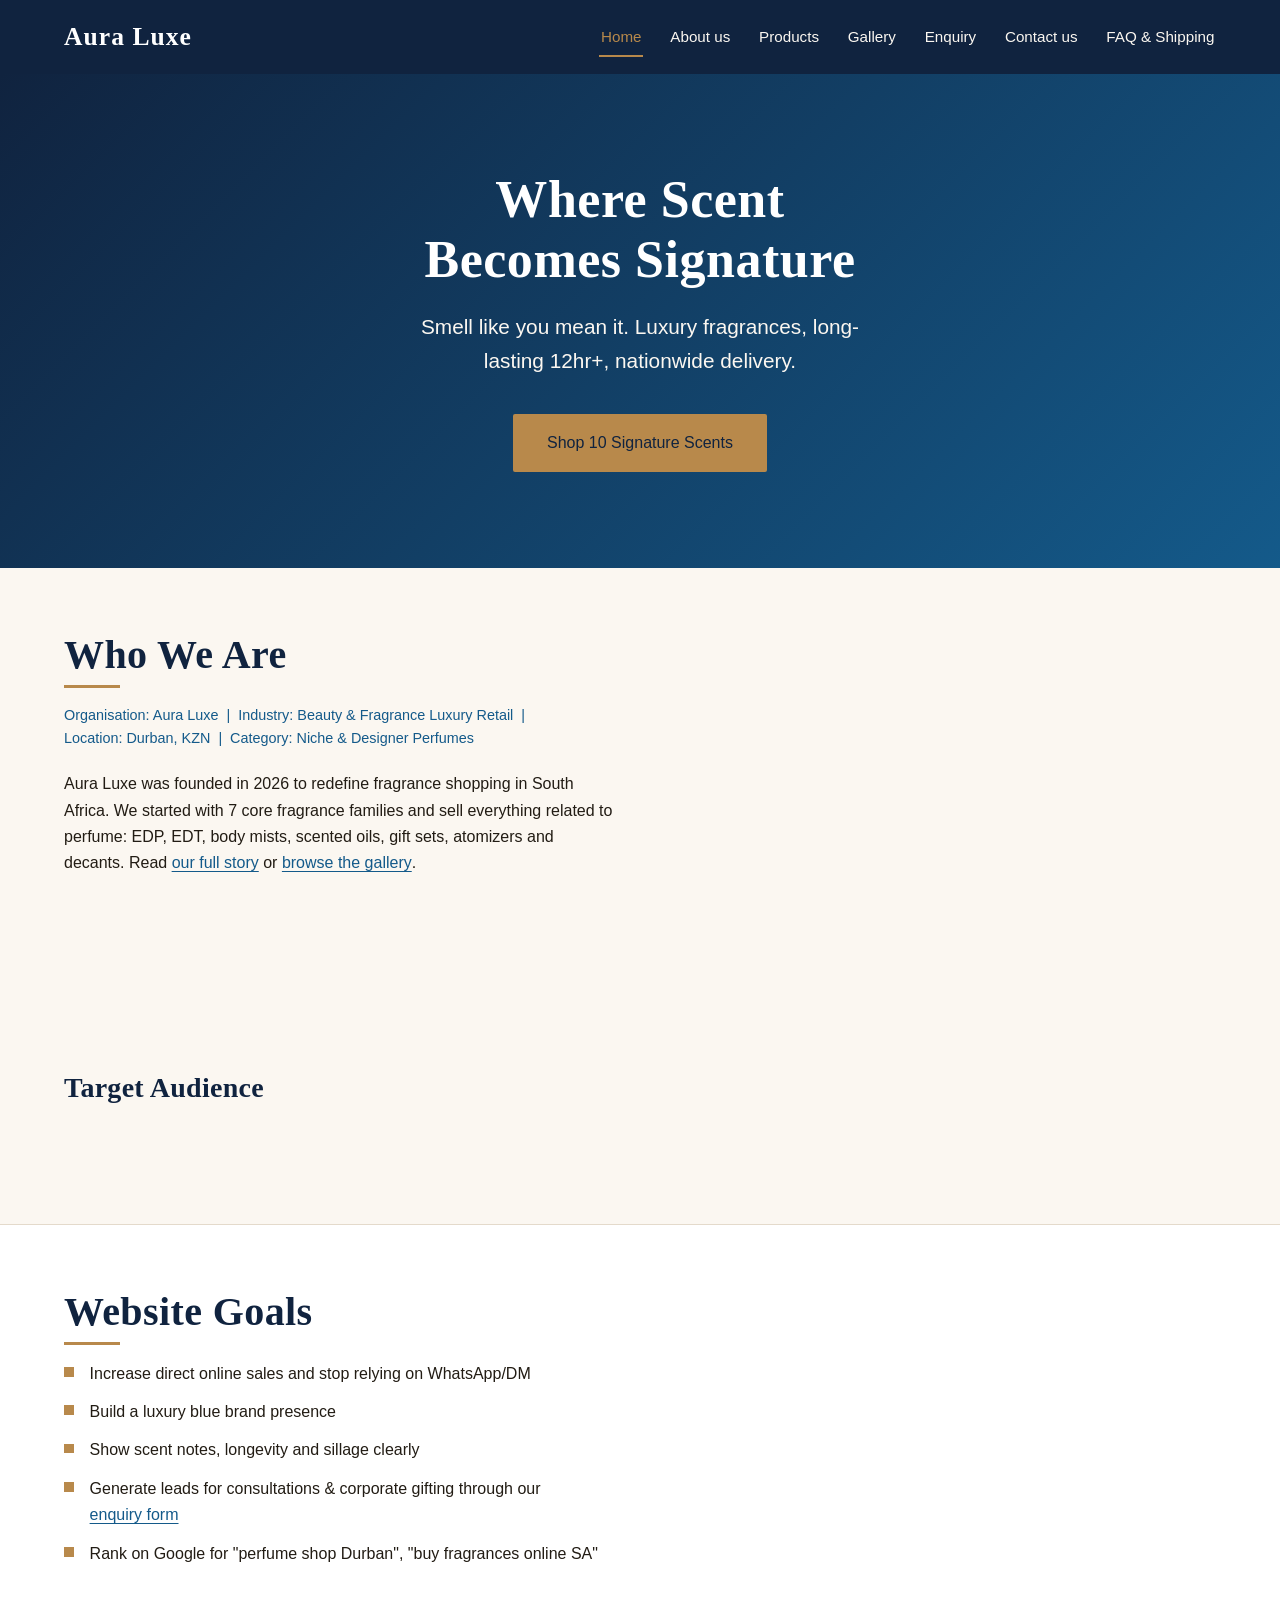
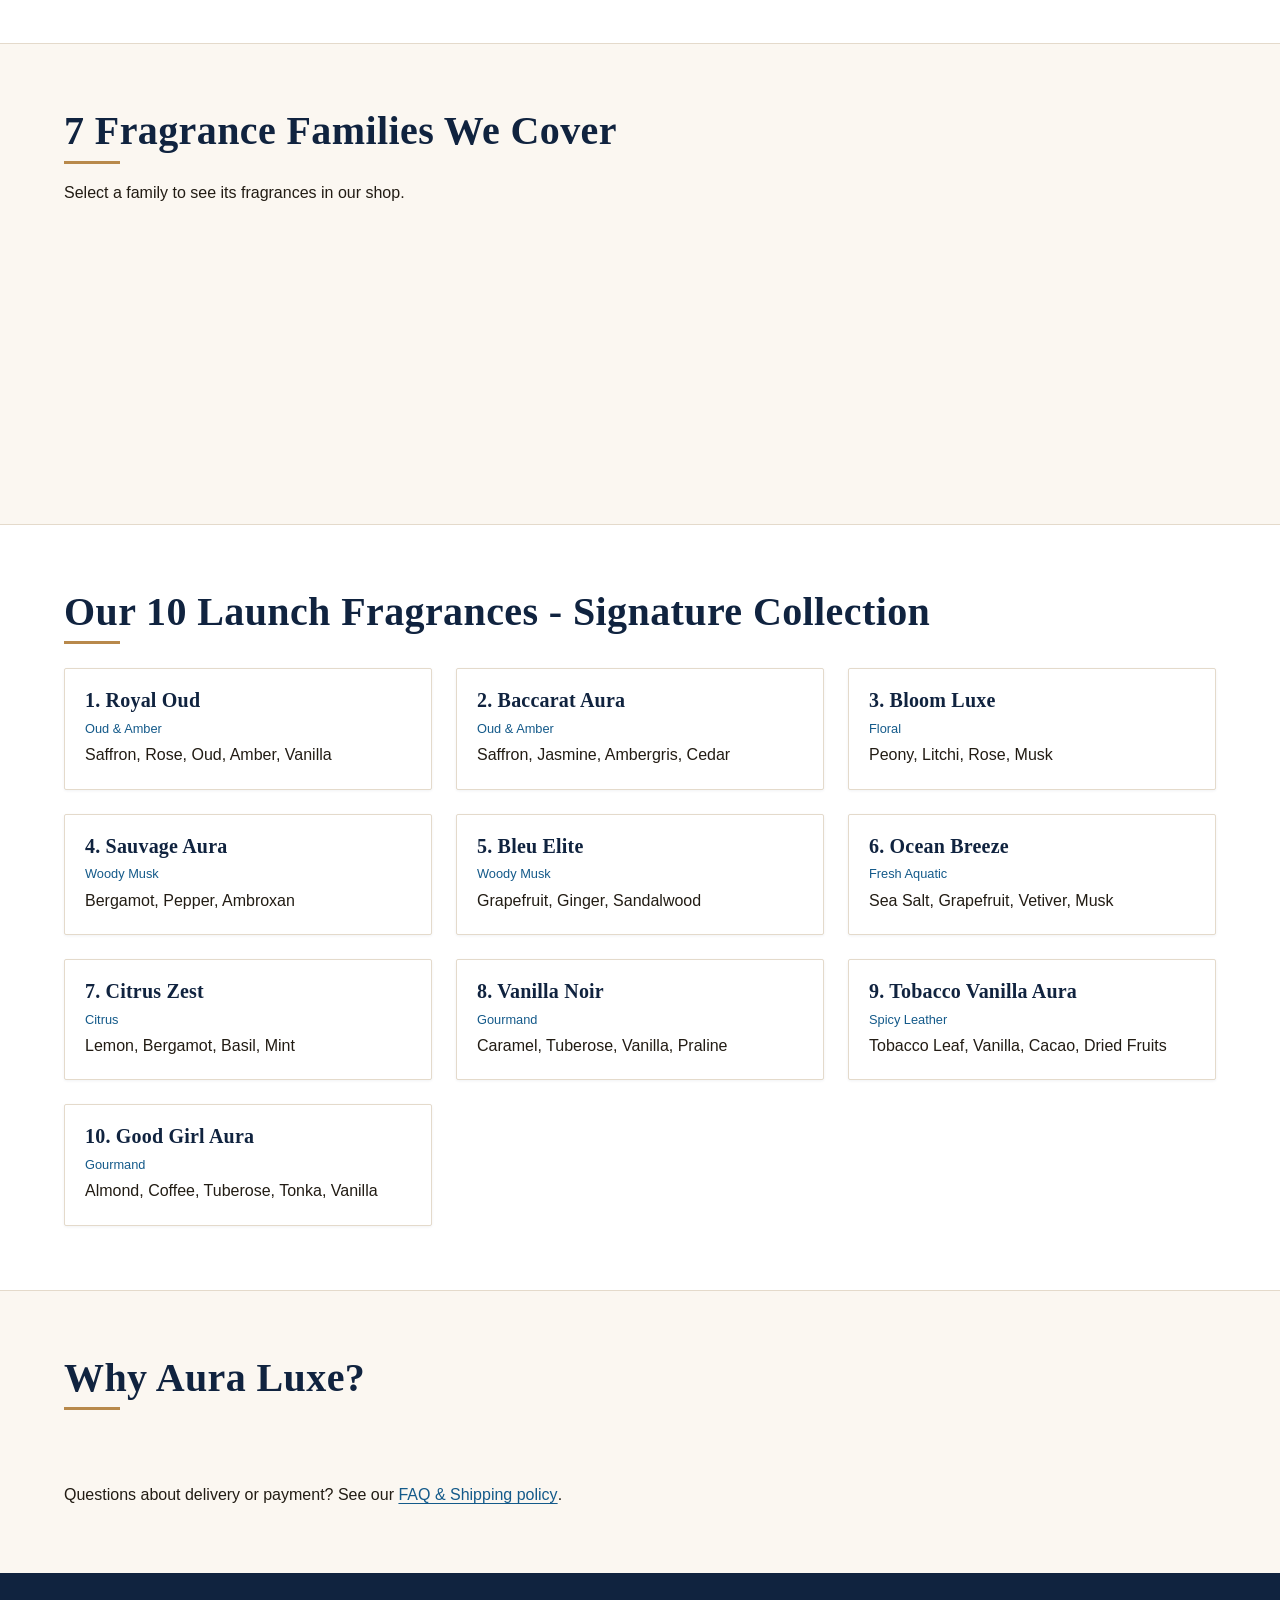
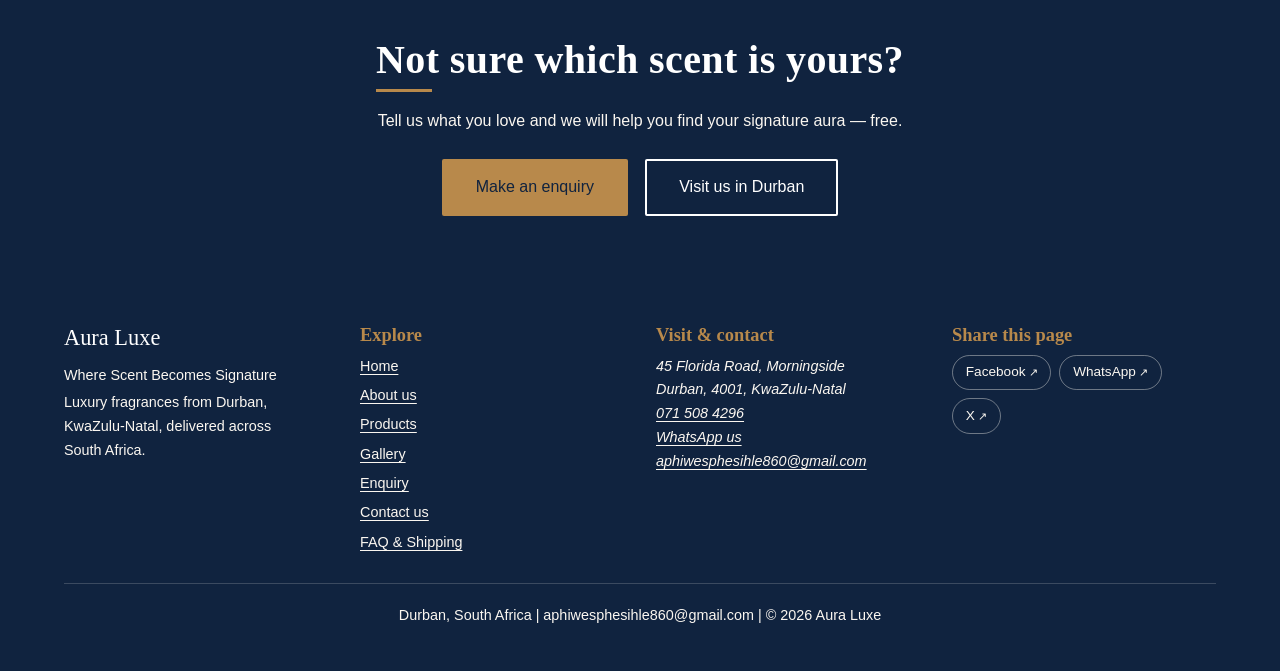
<file: ST10522496_WEB_D_POE_PART_3 final (4)/index.html>
<!DOCTYPE html>
<html lang="en">
<head>
<meta charset="UTF-8">
<meta name="viewport" content="width=device-width, initial-scale=1.0">
<title>Aura Luxe | Luxury Perfume Shop in Durban, South Africa</title>
<meta name="description" content="Shop 10 long-lasting luxury fragrances from Aura Luxe in Durban. Oud, floral, woody and gourmand perfumes with nationwide delivery across South Africa.">
<meta name="keywords" content="perfume shop Durban, buy fragrances online South Africa, luxury perfume, long-lasting perfume, oud perfume, Aura Luxe">
<meta name="author" content="Aphiwe Sphesihle Zulu">
<meta name="robots" content="index, follow">
<meta name="theme-color" content="#10233F">
<meta name="referrer" content="strict-origin-when-cross-origin">
<meta http-equiv="Content-Security-Policy" content="default-src 'self'; script-src 'self' https://unpkg.com; style-src 'self' https://fonts.googleapis.com https://unpkg.com; font-src https://fonts.gstatic.com; img-src 'self' data: https://*.tile.openstreetmap.org https://unpkg.com; connect-src 'self' https://formsubmit.co; form-action 'self' https://formsubmit.co; base-uri 'self'; frame-src https://www.openstreetmap.org; object-src 'none'">
<link rel="canonical" href="https://aphiwesphesihle860-crypto.github.io/WEB-D-ST10522496/">
<link rel="icon" href="favicon.svg" type="image/svg+xml">
<meta property="og:type" content="website">
<meta property="og:site_name" content="Aura Luxe">
<meta property="og:title" content="Aura Luxe | Luxury Perfume Shop in Durban, South Africa">
<meta property="og:description" content="Shop 10 long-lasting luxury fragrances from Aura Luxe in Durban. Oud, floral, woody and gourmand perfumes with nationwide delivery across South Africa.">
<meta property="og:url" content="https://aphiwesphesihle860-crypto.github.io/WEB-D-ST10522496/">
<meta property="og:image" content="https://aphiwesphesihle860-crypto.github.io/WEB-D-ST10522496/pictures/royal-oud-perfume-1200.webp">
<meta property="og:locale" content="en_ZA">
<meta name="twitter:card" content="summary_large_image">
<meta name="twitter:title" content="Aura Luxe | Luxury Perfume Shop in Durban, South Africa">
<meta name="twitter:description" content="Shop 10 long-lasting luxury fragrances from Aura Luxe in Durban. Oud, floral, woody and gourmand perfumes with nationwide delivery across South Africa.">
<meta name="twitter:image" content="https://aphiwesphesihle860-crypto.github.io/WEB-D-ST10522496/pictures/royal-oud-perfume-1200.webp">
<link rel="preconnect" href="https://fonts.googleapis.com">
<link rel="preconnect" href="https://fonts.gstatic.com" crossorigin>
<link href="https://fonts.googleapis.com/css2?family=Cormorant+Garamond:wght@500;600;700&amp;family=Jost:wght@400;500;600&amp;display=swap" rel="stylesheet">
<link rel="stylesheet" href="css/style.css">
<script type="application/ld+json">{"@context": "https://schema.org", "@type": ["Store", "LocalBusiness"], "name": "Aura Luxe", "url": "https://aphiwesphesihle860-crypto.github.io/WEB-D-ST10522496/", "image": "https://aphiwesphesihle860-crypto.github.io/WEB-D-ST10522496/pictures/royal-oud-perfume-1200.webp", "description": "Luxury, long-lasting perfumes from Durban with nationwide delivery across South Africa.", "slogan": "Where Scent Becomes Signature", "telephone": "+27715084296", "email": "aphiwesphesihle860@gmail.com", "priceRange": "R300 - R450", "address": {"@type": "PostalAddress", "streetAddress": "45 Florida Road, Morningside", "addressLocality": "Durban", "postalCode": "4001", "addressRegion": "KwaZulu-Natal", "addressCountry": "ZA"}, "geo": {"@type": "GeoCoordinates", "latitude": -29.831, "longitude": 31.022}, "areaServed": {"@type": "Country", "name": "South Africa"}}</script>
<script type="application/ld+json">{"@context": "https://schema.org", "@type": "WebSite", "name": "Aura Luxe", "url": "https://aphiwesphesihle860-crypto.github.io/WEB-D-ST10522496/"}</script>
</head>
<body>
<a class="skip-link" href="#main">Skip to main content</a>

<header class="site-header">
  <a class="brand" href="index.html" aria-label="Aura Luxe home">Aura Luxe</a>
  <button class="nav-toggle" id="navToggle" type="button" aria-label="Open menu" aria-expanded="false" aria-controls="siteNav">
    <span></span><span></span><span></span>
  </button>
  <nav class="site-nav" id="siteNav" aria-label="Main navigation">
    <a href="index.html" class="active" aria-current="page">Home</a>
    <a href="about-us.html">About us</a>
    <a href="products.html">Products</a>
    <a href="gallery.html">Gallery</a>
    <a href="enquiry.html">Enquiry</a>
    <a href="contact-us.html">Contact us</a>
    <a href="faq-shipping.html">FAQ &amp; Shipping</a>
  </nav>
</header>

<main id="main">

  <section class="hero">
    <h1>Where Scent Becomes Signature</h1>
    <p class="hero-sub">Smell like you mean it. Luxury fragrances, long-lasting 12hr+, nationwide delivery.</p>
    <a class="btn btn-primary" href="products.html">Shop 10 Signature Scents</a>
  </section>

  <section class="section">
    <div class="section-inner">
      <h2>Who We Are</h2>
      <p class="meta">Organisation: Aura Luxe &nbsp;|&nbsp; Industry: Beauty &amp; Fragrance Luxury Retail &nbsp;|&nbsp; Location: Durban, KZN &nbsp;|&nbsp; Category: Niche &amp; Designer Perfumes</p>
      <p>Aura Luxe was founded in 2026 to redefine fragrance shopping in South Africa. We started with 7 core fragrance families and sell everything related to perfume: EDP, EDT, body mists, scented oils, gift sets, atomizers and decants. Read <a class="text-link" href="about-us.html">our full story</a> or <a class="text-link" href="gallery.html">browse the gallery</a>.</p>

      <div class="two-col">
        <div class="card">
          <h3>Our Mission</h3>
          <p>"To deliver an unforgettable scent experience through curated luxury fragrances, authentic quality, and personalised service that lets every customer find their signature aura."</p>
        </div>
        <div class="card">
          <h3>Our Vision</h3>
          <p>"To be the most celebrated fragrance destination in South Africa, recognised for luxury, authenticity, and empowering self-expression through scent."</p>
        </div>
      </div>

      <h3>Target Audience</h3>
      <ul class="chip-list">
        <li>Fragrance collectors</li>
        <li>Men &amp; women 18-45</li>
        <li>Gift buyers</li>
        <li>Students &amp; professionals</li>
        <li>Brides &amp; matric dances</li>
        <li>Wholesale &amp; influencers</li>
      </ul>
    </div>
  </section>

  <section class="section section-alt">
    <div class="section-inner">
      <h2>Website Goals</h2>
      <ul class="check-list">
        <li>Increase direct online sales and stop relying on WhatsApp/DM</li>
        <li>Build a luxury blue brand presence</li>
        <li>Show scent notes, longevity and sillage clearly</li>
        <li>Generate leads for consultations &amp; corporate gifting through our <a class="text-link" href="enquiry.html">enquiry form</a></li>
        <li>Rank on Google for "perfume shop Durban", "buy fragrances online SA"</li>
      </ul>
    </div>
  </section>

  <section class="section">
    <div class="section-inner">
      <h2>7 Fragrance Families We Cover</h2>
      <p>Select a family to see its fragrances in our shop.</p>
      <div class="family-grid">
        <a class="family-card" href="products.html?family=Oud%20%26%20Amber"><h3>Oud &amp; Amber</h3><p>Rich, smoky, luxury</p></a>
        <a class="family-card" href="products.html?family=Floral"><h3>Floral</h3><p>Romantic, elegant</p></a>
        <a class="family-card" href="products.html?family=Woody%20Musk"><h3>Woody Musk</h3><p>Earthy, confident</p></a>
        <a class="family-card" href="products.html?family=Fresh%20Aquatic"><h3>Fresh Aquatic</h3><p>Clean, sporty</p></a>
        <a class="family-card" href="products.html?family=Citrus"><h3>Citrus</h3><p>Zesty, energetic</p></a>
        <a class="family-card" href="products.html?family=Gourmand"><h3>Gourmand</h3><p>Vanilla, sexy</p></a>
        <a class="family-card" href="products.html?family=Spicy%20Leather"><h3>Spicy Leather</h3><p>Bold, date night</p></a>
      </div>
    </div>
  </section>

  <section class="section section-alt">
    <div class="section-inner">
      <h2>Our 10 Launch Fragrances - Signature Collection</h2>
      <div class="product-grid">
        <article class="product-card">
          <h3><a href="products.html?q=Royal%20Oud">1. Royal Oud</a></h3>
          <p class="tag">Oud &amp; Amber</p>
          <p>Saffron, Rose, Oud, Amber, Vanilla</p>
        </article>
        <article class="product-card">
          <h3><a href="products.html?q=Baccarat%20Aura">2. Baccarat Aura</a></h3>
          <p class="tag">Oud &amp; Amber</p>
          <p>Saffron, Jasmine, Ambergris, Cedar</p>
        </article>
        <article class="product-card">
          <h3><a href="products.html?q=Bloom%20Luxe">3. Bloom Luxe</a></h3>
          <p class="tag">Floral</p>
          <p>Peony, Litchi, Rose, Musk</p>
        </article>
        <article class="product-card">
          <h3><a href="products.html?q=Sauvage%20Aura">4. Sauvage Aura</a></h3>
          <p class="tag">Woody Musk</p>
          <p>Bergamot, Pepper, Ambroxan</p>
        </article>
        <article class="product-card">
          <h3><a href="products.html?q=Bleu%20Elite">5. Bleu Elite</a></h3>
          <p class="tag">Woody Musk</p>
          <p>Grapefruit, Ginger, Sandalwood</p>
        </article>
        <article class="product-card">
          <h3><a href="products.html?q=Ocean%20Breeze">6. Ocean Breeze</a></h3>
          <p class="tag">Fresh Aquatic</p>
          <p>Sea Salt, Grapefruit, Vetiver, Musk</p>
        </article>
        <article class="product-card">
          <h3><a href="products.html?q=Citrus%20Zest">7. Citrus Zest</a></h3>
          <p class="tag">Citrus</p>
          <p>Lemon, Bergamot, Basil, Mint</p>
        </article>
        <article class="product-card">
          <h3><a href="products.html?q=Vanilla%20Noir">8. Vanilla Noir</a></h3>
          <p class="tag">Gourmand</p>
          <p>Caramel, Tuberose, Vanilla, Praline</p>
        </article>
        <article class="product-card">
          <h3><a href="products.html?q=Tobacco%20Vanilla%20Aura">9. Tobacco Vanilla Aura</a></h3>
          <p class="tag">Spicy Leather</p>
          <p>Tobacco Leaf, Vanilla, Cacao, Dried Fruits</p>
        </article>
        <article class="product-card">
          <h3><a href="products.html?q=Good%20Girl%20Aura">10. Good Girl Aura</a></h3>
          <p class="tag">Gourmand</p>
          <p>Almond, Coffee, Tuberose, Tonka, Vanilla</p>
        </article>
      </div>
    </div>
  </section>

  <section class="section">
    <div class="section-inner">
      <h2>Why Aura Luxe?</h2>
      <ul class="chip-list">
        <li>100% Authentic</li>
        <li>Long-lasting 12hr+</li>
        <li>Nationwide delivery (The Courier Guy)</li>
        <li>Gift wrapping</li>
        <li>PayFast, Ozow, Payflex BNPL</li>
        <li>WhatsApp support</li>
      </ul>
      <p class="mt-1">Questions about delivery or payment? See our <a class="text-link" href="faq-shipping.html">FAQ &amp; Shipping policy</a>.</p>
    </div>
  </section>

  <section class="section cta-band">
    <div class="section-inner">
      <h2>Not sure which scent is yours?</h2>
      <p>Tell us what you love and we will help you find your signature aura &mdash; free.</p>
      <a class="btn btn-primary" href="enquiry.html">Make an enquiry</a>
      <a class="btn btn-outline" href="contact-us.html">Visit us in Durban</a>
    </div>
  </section>

</main>

<footer class="site-footer">
  <div class="footer-grid">
    <div>
      <p class="brand-footer">Aura Luxe</p>
      <p>Where Scent Becomes Signature</p>
      <p>Luxury fragrances from Durban, KwaZulu-Natal, delivered across South Africa.</p>
    </div>
    <div>
      <p class="footer-title">Explore</p>
      <ul class="footer-links">
      <li><a href="index.html">Home</a></li>
      <li><a href="about-us.html">About us</a></li>
      <li><a href="products.html">Products</a></li>
      <li><a href="gallery.html">Gallery</a></li>
      <li><a href="enquiry.html">Enquiry</a></li>
      <li><a href="contact-us.html">Contact us</a></li>
      <li><a href="faq-shipping.html">FAQ &amp; Shipping</a></li>
      </ul>
    </div>
    <div>
      <p class="footer-title">Visit &amp; contact</p>
      <address>
        45 Florida Road, Morningside<br>Durban, 4001, KwaZulu-Natal<br>
        <a href="tel:+27715084296">071 508 4296</a><br>
        <a href="https://wa.me/27715084296" target="_blank" rel="noopener noreferrer">WhatsApp us</a><br>
        <a href="mailto:aphiwesphesihle860@gmail.com">aphiwesphesihle860@gmail.com</a>
      </address>
    </div>
    <div>
      <p class="footer-title">Share this page</p>
      <div class="share-row">
        <a href="https://www.facebook.com/sharer/sharer.php?u=https%3A%2F%2Faphiwesphesihle860-crypto.github.io%2FWEB-D-ST10522496%2F" data-share="facebook" target="_blank" rel="noopener noreferrer">Facebook</a>
        <a href="https://wa.me/?text=https%3A%2F%2Faphiwesphesihle860-crypto.github.io%2FWEB-D-ST10522496%2F" data-share="whatsapp" target="_blank" rel="noopener noreferrer">WhatsApp</a>
        <a href="https://twitter.com/intent/tweet?url=https%3A%2F%2Faphiwesphesihle860-crypto.github.io%2FWEB-D-ST10522496%2F" data-share="x" target="_blank" rel="noopener noreferrer">X</a>
      </div>
    </div>
  </div>
  <div class="footer-base"><p>Durban, South Africa | aphiwesphesihle860@gmail.com | &copy; <span data-year>2026</span> Aura Luxe</p></div>
</footer>
<script src="js/main.js" defer></script>
</body>
</html>
</file>
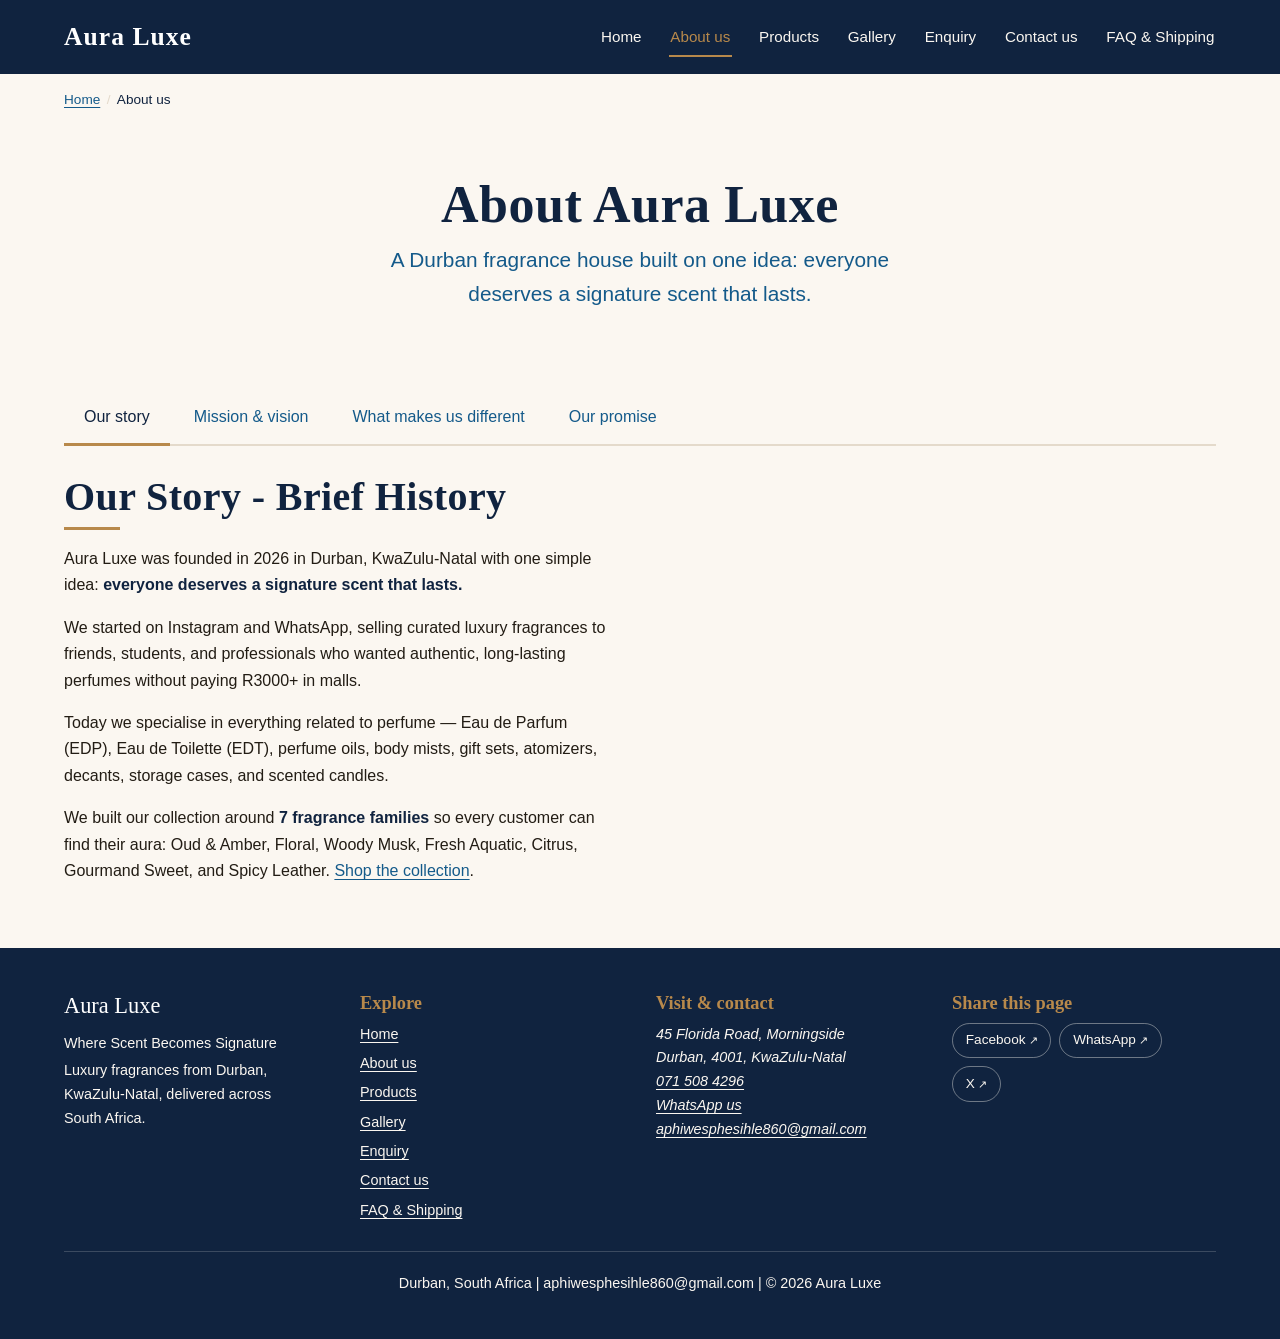
<file: ST10522496_WEB_D_POE_PART_3 final (4)/about-us.html>
<!DOCTYPE html>
<html lang="en">
<head>
<meta charset="UTF-8">
<meta name="viewport" content="width=device-width, initial-scale=1.0">
<title>About Aura Luxe | Durban Perfume Brand &amp; Our Story</title>
<meta name="description" content="Learn how Aura Luxe began in Durban, our mission and vision, the 7 fragrance families we cover and why customers trust our authentic, long-lasting perfumes.">
<meta name="keywords" content="about Aura Luxe, Durban perfume brand, fragrance families, authentic perfume South Africa, mission and vision">
<meta name="author" content="Aphiwe Sphesihle Zulu">
<meta name="robots" content="index, follow">
<meta name="theme-color" content="#10233F">
<meta name="referrer" content="strict-origin-when-cross-origin">
<meta http-equiv="Content-Security-Policy" content="default-src 'self'; script-src 'self' https://unpkg.com; style-src 'self' https://fonts.googleapis.com https://unpkg.com; font-src https://fonts.gstatic.com; img-src 'self' data: https://*.tile.openstreetmap.org https://unpkg.com; connect-src 'self' https://formsubmit.co; form-action 'self' https://formsubmit.co; base-uri 'self'; frame-src https://www.openstreetmap.org; object-src 'none'">
<link rel="canonical" href="https://aphiwesphesihle860-crypto.github.io/WEB-D-ST10522496/about-us.html">
<link rel="icon" href="favicon.svg" type="image/svg+xml">
<meta property="og:type" content="website">
<meta property="og:site_name" content="Aura Luxe">
<meta property="og:title" content="About Aura Luxe | Durban Perfume Brand &amp; Our Story">
<meta property="og:description" content="Learn how Aura Luxe began in Durban, our mission and vision, the 7 fragrance families we cover and why customers trust our authentic, long-lasting perfumes.">
<meta property="og:url" content="https://aphiwesphesihle860-crypto.github.io/WEB-D-ST10522496/about-us.html">
<meta property="og:image" content="https://aphiwesphesihle860-crypto.github.io/WEB-D-ST10522496/pictures/royal-oud-perfume-1200.webp">
<meta property="og:locale" content="en_ZA">
<meta name="twitter:card" content="summary_large_image">
<meta name="twitter:title" content="About Aura Luxe | Durban Perfume Brand &amp; Our Story">
<meta name="twitter:description" content="Learn how Aura Luxe began in Durban, our mission and vision, the 7 fragrance families we cover and why customers trust our authentic, long-lasting perfumes.">
<meta name="twitter:image" content="https://aphiwesphesihle860-crypto.github.io/WEB-D-ST10522496/pictures/royal-oud-perfume-1200.webp">
<link rel="preconnect" href="https://fonts.googleapis.com">
<link rel="preconnect" href="https://fonts.gstatic.com" crossorigin>
<link href="https://fonts.googleapis.com/css2?family=Cormorant+Garamond:wght@500;600;700&amp;family=Jost:wght@400;500;600&amp;display=swap" rel="stylesheet">
<link rel="stylesheet" href="css/style.css">

</head>
<body>
<a class="skip-link" href="#main">Skip to main content</a>

<header class="site-header">
  <a class="brand" href="index.html" aria-label="Aura Luxe home">Aura Luxe</a>
  <button class="nav-toggle" id="navToggle" type="button" aria-label="Open menu" aria-expanded="false" aria-controls="siteNav">
    <span></span><span></span><span></span>
  </button>
  <nav class="site-nav" id="siteNav" aria-label="Main navigation">
    <a href="index.html">Home</a>
    <a href="about-us.html" class="active" aria-current="page">About us</a>
    <a href="products.html">Products</a>
    <a href="gallery.html">Gallery</a>
    <a href="enquiry.html">Enquiry</a>
    <a href="contact-us.html">Contact us</a>
    <a href="faq-shipping.html">FAQ &amp; Shipping</a>
  </nav>
</header>

<nav class="breadcrumb" aria-label="Breadcrumb">
  <ol><li><a href="index.html">Home</a></li><li aria-current="page">About us</li></ol>
</nav>

<main id="main">

  <section class="page-intro">
    <h1>About Aura Luxe</h1>
    <p class="sub">A Durban fragrance house built on one idea: everyone deserves a signature scent that lasts.</p>
  </section>

  <section class="section">
    <div class="section-inner" data-tabs>
      <div class="tablist" role="tablist" aria-label="About Aura Luxe">
        <button class="tab" role="tab" id="tab-story" aria-controls="panel-story" aria-selected="true" type="button">Our story</button>
        <button class="tab" role="tab" id="tab-mission" aria-controls="panel-mission" aria-selected="false" type="button">Mission &amp; vision</button>
        <button class="tab" role="tab" id="tab-different" aria-controls="panel-different" aria-selected="false" type="button">What makes us different</button>
        <button class="tab" role="tab" id="tab-promise" aria-controls="panel-promise" aria-selected="false" type="button">Our promise</button>
      </div>

      <div class="tab-panel" role="tabpanel" id="panel-story" aria-labelledby="tab-story" tabindex="0">
        <h2>Our Story - Brief History</h2>
        <p>Aura Luxe was founded in 2026 in Durban, KwaZulu-Natal with one simple idea: <strong>everyone deserves a signature scent that lasts.</strong></p>
        <p>We started on Instagram and WhatsApp, selling curated luxury fragrances to friends, students, and professionals who wanted authentic, long-lasting perfumes without paying R3000+ in malls.</p>
        <p>Today we specialise in everything related to perfume &mdash; Eau de Parfum (EDP), Eau de Toilette (EDT), perfume oils, body mists, gift sets, atomizers, decants, storage cases, and scented candles.</p>
        <p>We built our collection around <strong>7 fragrance families</strong> so every customer can find their aura: Oud &amp; Amber, Floral, Woody Musk, Fresh Aquatic, Citrus, Gourmand Sweet, and Spicy Leather. <a class="text-link" href="products.html">Shop the collection</a>.</p>
      </div>

      <div class="tab-panel" role="tabpanel" id="panel-mission" aria-labelledby="tab-mission" tabindex="0">
        <h2>Mission &amp; Vision</h2>
        <div class="two-col">
          <div class="card">
            <h3>Mission Statement</h3>
            <p><em>"To deliver an unforgettable scent experience through curated luxury fragrances, authentic quality, and personalised service that lets every customer find their signature aura."</em></p>
          </div>
          <div class="card">
            <h3>Vision Statement</h3>
            <p><em>"To be the most celebrated fragrance destination in South Africa, recognised for luxury, authenticity, and empowering self-expression through scent."</em></p>
          </div>
        </div>
      </div>

      <div class="tab-panel" role="tabpanel" id="panel-different" aria-labelledby="tab-different" tabindex="0">
        <h2>What Makes Us Different?</h2>
        <ul class="feature-list">
          <li><span class="num">1</span>Authentic &amp; long-lasting &mdash; 10-14 hours, not 2 hours</li>
          <li><span class="num">2</span>7 fragrance families &mdash; we educate you on notes</li>
          <li><span class="num">3</span>10 signature scents &mdash; Royal Oud, Baccarat Aura, Bloom Luxe, Sauvage Aura, Bleu Elite, Ocean Breeze, Citrus Zest, Vanilla Noir, Tobacco Vanilla Aura, Good Girl Aura</li>
          <li><span class="num">4</span>Find Your Aura Quiz &mdash; free scent consultation (<a class="text-link" href="enquiry.html">book through our enquiry form</a>)</li>
          <li><span class="num">5</span>Affordable luxury &mdash; R300 - R450, student-friendly</li>
          <li><span class="num">6</span>Nationwide delivery &mdash; Durban to Cape Town, Joburg via Courier Guy (<a class="text-link" href="faq-shipping.html">delivery times</a>)</li>
        </ul>
      </div>

      <div class="tab-panel" role="tabpanel" id="panel-promise" aria-labelledby="tab-promise" tabindex="0">
        <h2>Our Promise</h2>
        <p>At Aura Luxe, we believe perfume is not just a smell &mdash; it's your signature. It's how people remember you when you leave a room. That's why we say <strong>"Smell like you mean it."</strong></p>
        <p>Every bottle we send is checked, sealed and packed with care. Have a question? <a class="text-link" href="contact-us.html">Get in touch</a>.</p>
      </div>
    </div>
  </section>

</main>

<footer class="site-footer">
  <div class="footer-grid">
    <div>
      <p class="brand-footer">Aura Luxe</p>
      <p>Where Scent Becomes Signature</p>
      <p>Luxury fragrances from Durban, KwaZulu-Natal, delivered across South Africa.</p>
    </div>
    <div>
      <p class="footer-title">Explore</p>
      <ul class="footer-links">
      <li><a href="index.html">Home</a></li>
      <li><a href="about-us.html">About us</a></li>
      <li><a href="products.html">Products</a></li>
      <li><a href="gallery.html">Gallery</a></li>
      <li><a href="enquiry.html">Enquiry</a></li>
      <li><a href="contact-us.html">Contact us</a></li>
      <li><a href="faq-shipping.html">FAQ &amp; Shipping</a></li>
      </ul>
    </div>
    <div>
      <p class="footer-title">Visit &amp; contact</p>
      <address>
        45 Florida Road, Morningside<br>Durban, 4001, KwaZulu-Natal<br>
        <a href="tel:+27715084296">071 508 4296</a><br>
        <a href="https://wa.me/27715084296" target="_blank" rel="noopener noreferrer">WhatsApp us</a><br>
        <a href="mailto:aphiwesphesihle860@gmail.com">aphiwesphesihle860@gmail.com</a>
      </address>
    </div>
    <div>
      <p class="footer-title">Share this page</p>
      <div class="share-row">
        <a href="https://www.facebook.com/sharer/sharer.php?u=https%3A%2F%2Faphiwesphesihle860-crypto.github.io%2FWEB-D-ST10522496%2Fabout-us.html" data-share="facebook" target="_blank" rel="noopener noreferrer">Facebook</a>
        <a href="https://wa.me/?text=https%3A%2F%2Faphiwesphesihle860-crypto.github.io%2FWEB-D-ST10522496%2Fabout-us.html" data-share="whatsapp" target="_blank" rel="noopener noreferrer">WhatsApp</a>
        <a href="https://twitter.com/intent/tweet?url=https%3A%2F%2Faphiwesphesihle860-crypto.github.io%2FWEB-D-ST10522496%2Fabout-us.html" data-share="x" target="_blank" rel="noopener noreferrer">X</a>
      </div>
    </div>
  </div>
  <div class="footer-base"><p>Durban, South Africa | aphiwesphesihle860@gmail.com | &copy; <span data-year>2026</span> Aura Luxe</p></div>
</footer>
<script src="js/main.js" defer></script>
</body>
</html>
</file>
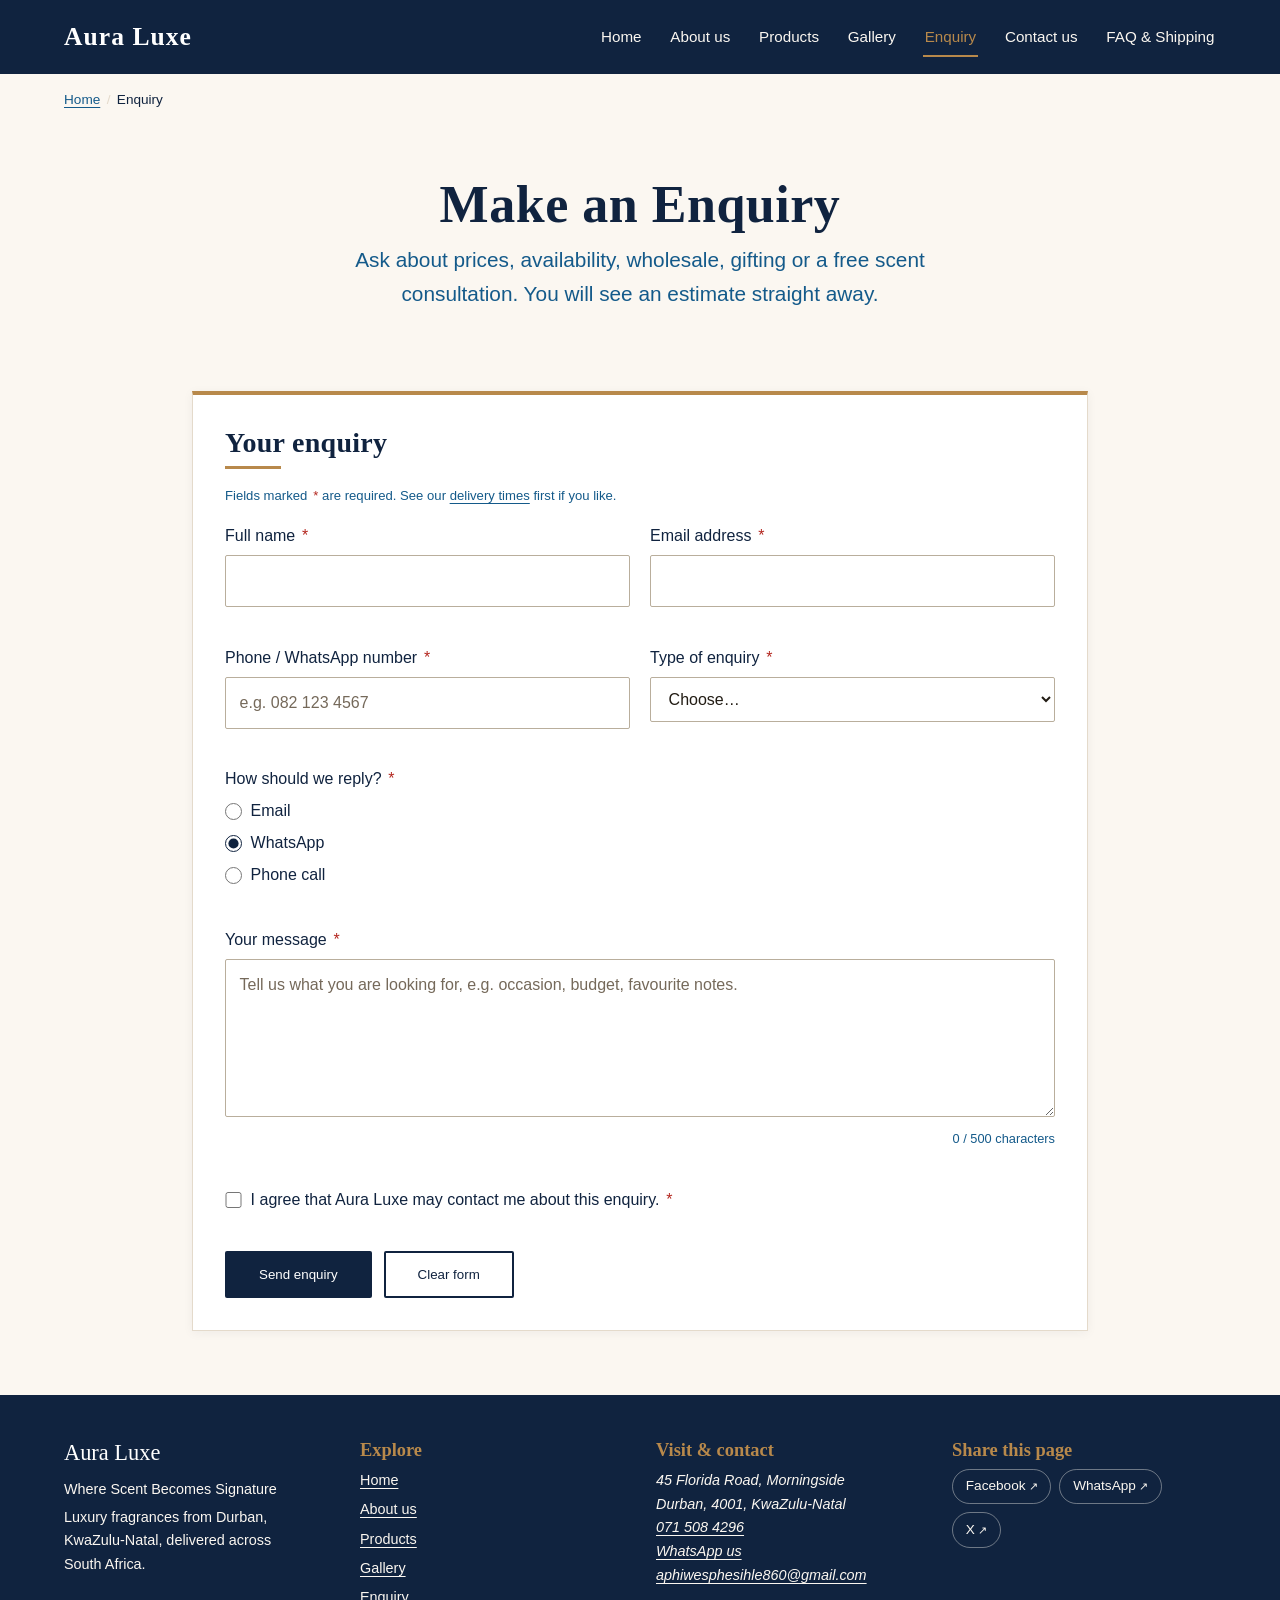
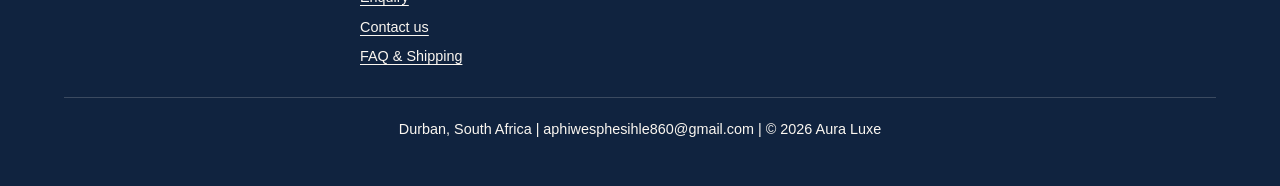
<file: ST10522496_WEB_D_POE_PART_3 final (4)/enquiry.html>
<!DOCTYPE html>
<html lang="en">
<head>
<meta charset="UTF-8">
<meta name="viewport" content="width=device-width, initial-scale=1.0">
<title>Perfume Enquiry Form | Prices, Availability &amp; Wholesale</title>
<meta name="description" content="Ask Aura Luxe about perfume prices, stock, wholesale orders, gifting or a free scent consultation and get an instant estimate with delivery times.">
<meta name="keywords" content="perfume enquiry, wholesale perfume South Africa, corporate gifting perfume, scent consultation Durban, perfume price quote">
<meta name="author" content="Aphiwe Sphesihle Zulu">
<meta name="robots" content="index, follow">
<meta name="theme-color" content="#10233F">
<meta name="referrer" content="strict-origin-when-cross-origin">
<meta http-equiv="Content-Security-Policy" content="default-src 'self'; script-src 'self' https://unpkg.com; style-src 'self' https://fonts.googleapis.com https://unpkg.com; font-src https://fonts.gstatic.com; img-src 'self' data: https://*.tile.openstreetmap.org https://unpkg.com; connect-src 'self' https://formsubmit.co; form-action 'self' https://formsubmit.co; base-uri 'self'; frame-src https://www.openstreetmap.org; object-src 'none'">
<link rel="canonical" href="https://aphiwesphesihle860-crypto.github.io/WEB-D-ST10522496/enquiry.html">
<link rel="icon" href="favicon.svg" type="image/svg+xml">
<meta property="og:type" content="website">
<meta property="og:site_name" content="Aura Luxe">
<meta property="og:title" content="Perfume Enquiry Form | Prices, Availability &amp; Wholesale">
<meta property="og:description" content="Ask Aura Luxe about perfume prices, stock, wholesale orders, gifting or a free scent consultation and get an instant estimate with delivery times.">
<meta property="og:url" content="https://aphiwesphesihle860-crypto.github.io/WEB-D-ST10522496/enquiry.html">
<meta property="og:image" content="https://aphiwesphesihle860-crypto.github.io/WEB-D-ST10522496/pictures/royal-oud-perfume-1200.webp">
<meta property="og:locale" content="en_ZA">
<meta name="twitter:card" content="summary_large_image">
<meta name="twitter:title" content="Perfume Enquiry Form | Prices, Availability &amp; Wholesale">
<meta name="twitter:description" content="Ask Aura Luxe about perfume prices, stock, wholesale orders, gifting or a free scent consultation and get an instant estimate with delivery times.">
<meta name="twitter:image" content="https://aphiwesphesihle860-crypto.github.io/WEB-D-ST10522496/pictures/royal-oud-perfume-1200.webp">
<link rel="preconnect" href="https://fonts.googleapis.com">
<link rel="preconnect" href="https://fonts.gstatic.com" crossorigin>
<link href="https://fonts.googleapis.com/css2?family=Cormorant+Garamond:wght@500;600;700&amp;family=Jost:wght@400;500;600&amp;display=swap" rel="stylesheet">
<link rel="stylesheet" href="css/style.css">

</head>
<body>
<a class="skip-link" href="#main">Skip to main content</a>

<header class="site-header">
  <a class="brand" href="index.html" aria-label="Aura Luxe home">Aura Luxe</a>
  <button class="nav-toggle" id="navToggle" type="button" aria-label="Open menu" aria-expanded="false" aria-controls="siteNav">
    <span></span><span></span><span></span>
  </button>
  <nav class="site-nav" id="siteNav" aria-label="Main navigation">
    <a href="index.html">Home</a>
    <a href="about-us.html">About us</a>
    <a href="products.html">Products</a>
    <a href="gallery.html">Gallery</a>
    <a href="enquiry.html" class="active" aria-current="page">Enquiry</a>
    <a href="contact-us.html">Contact us</a>
    <a href="faq-shipping.html">FAQ &amp; Shipping</a>
  </nav>
</header>

<nav class="breadcrumb" aria-label="Breadcrumb">
  <ol><li><a href="index.html">Home</a></li><li aria-current="page">Enquiry</li></ol>
</nav>

<main id="main">

  <section class="page-intro">
    <h1>Make an Enquiry</h1>
    <p class="sub">Ask about prices, availability, wholesale, gifting or a free scent consultation. You will see an estimate straight away.</p>
  </section>

  <section class="section">
    <div class="section-inner narrow">

      <div class="response-panel" id="enquiryResponse" tabindex="-1" aria-labelledby="responseHeading" aria-live="polite" hidden></div>

      <form class="form-card" id="enquiryForm" action="https://formsubmit.co/aphiwesphesihle860@gmail.com" method="post" novalidate>
        <h2>Your enquiry</h2>
        <p class="field-hint mb-1">Fields marked <span class="req">*</span> are required. See our <a class="text-link" href="faq-shipping.html">delivery times</a> first if you like.</p>

        <div class="error-summary" role="alert" tabindex="-1" hidden>
          <p>Please fix the following before sending:</p>
          <ul></ul>
        </div>

        <input type="hidden" name="_subject" value="New Aura Luxe enquiry">
        <input type="hidden" name="_template" value="table">
        <div class="honeypot" aria-hidden="true"><label>Leave empty <input type="text" name="_honey" tabindex="-1" autocomplete="off"></label></div>

        <div class="form-grid">
          <div class="field">
            <label for="fullName">Full name <span class="req">*</span></label>
            <input type="text" id="fullName" name="fullName" required minlength="2" maxlength="60" autocomplete="name" data-check="name" data-label="full name">
            <p class="field-error" id="fullName-error"></p>
          </div>
          <div class="field">
            <label for="email">Email address <span class="req">*</span></label>
            <input type="email" id="email" name="email" required maxlength="100" autocomplete="email" data-label="email address">
            <p class="field-error" id="email-error"></p>
          </div>
          <div class="field">
            <label for="phone">Phone / WhatsApp number <span class="req">*</span></label>
            <input type="tel" id="phone" name="phone" required maxlength="16" autocomplete="tel" inputmode="tel" pattern="(\+27|0)[1-9][0-9]{8}" data-check="phone" data-label="phone number" placeholder="e.g. 082 123 4567">
            <p class="field-error" id="phone-error"></p>
          </div>
          <div class="field">
            <label for="enquiryType">Type of enquiry <span class="req">*</span></label>
            <select id="enquiryType" name="enquiryType" required data-msg-required="Please choose the type of enquiry.">
              <option value="">Choose&hellip;</option>
              <option value="product">Product availability &amp; pricing</option>
              <option value="wholesale">Wholesale order (minimum 10 units)</option>
              <option value="gifting">Gift, wedding or corporate order</option>
              <option value="partnership">Influencer or sponsorship partnership</option>
              <option value="consultation">&ldquo;Find Your Aura&rdquo; scent consultation</option>
            </select>
            <p class="field-error" id="enquiryType-error"></p>
          </div>
        </div>

        <div data-show-for="product wholesale gifting" hidden>
          <p class="field-hint mb-1" id="cartNote" hidden></p>
          <fieldset class="field" data-group="fragrances" data-min="1" data-label="Fragrances" data-msg="Please select at least one fragrance.">
            <legend>Fragrances you are interested in <span class="req">*</span></legend>
            <div class="choice-group" id="fragranceGroup"></div>
            <p class="field-error" id="fragrances-error"></p>
          </fieldset>
          <div class="form-grid">
            <div class="field">
              <label for="quantity">Quantity of each fragrance <span class="req">*</span></label>
              <input type="number" id="quantity" name="quantity" required min="1" max="500" step="1" value="1" inputmode="numeric" data-check="wholesaleUnits" data-label="quantity">
              <p class="field-hint" id="quantity-hint"></p>
              <p class="field-error" id="quantity-error"></p>
            </div>
            <div class="field">
              <label for="province">Delivery area <span class="req">*</span></label>
              <select id="province" name="province" required data-msg-required="Please choose where we should deliver.">
                <option value="">Choose&hellip;</option>
                <option value="durban">Durban</option>
                <option value="kzn">Elsewhere in KwaZulu-Natal</option>
                <option value="gauteng">Gauteng (Joburg / Pretoria)</option>
                <option value="wcape">Western Cape</option>
                <option value="other">Another province</option>
              </select>
              <p class="field-error" id="province-error"></p>
            </div>
          </div>
          <div class="field">
            <label class="choice"><input type="checkbox" id="giftWrap" name="giftWrap" value="yes"><span>Add gift wrapping (R30 extra)</span></label>
          </div>
        </div>

        <fieldset class="field" data-group="contactMethod" data-min="1" data-label="Preferred contact method" data-msg="Please choose how you would like us to reply.">
          <legend>How should we reply? <span class="req">*</span></legend>
          <label class="choice inline"><input type="radio" name="contactMethod" value="email"> Email</label>
          <label class="choice inline"><input type="radio" name="contactMethod" value="whatsapp" checked> WhatsApp</label>
          <label class="choice inline"><input type="radio" name="contactMethod" value="phone"> Phone call</label>
          <p class="field-error" id="contactMethod-error"></p>
        </fieldset>

        <div class="field">
          <label for="message">Your message <span class="req">*</span></label>
          <textarea id="message" name="message" required minlength="10" maxlength="500" rows="5" data-label="message" placeholder="Tell us what you are looking for, e.g. occasion, budget, favourite notes."></textarea>
          <p class="char-count" data-counter-for="message"></p>
          <p class="field-error" id="message-error"></p>
        </div>

        <div class="field">
          <label class="choice"><input type="checkbox" id="consent" name="consent" required data-msg-required="Please agree so we can reply to your enquiry."><span>I agree that Aura Luxe may contact me about this enquiry. <span class="req">*</span></span></label>
          <p class="field-error" id="consent-error"></p>
        </div>

        <div class="form-actions">
          <button class="btn btn-primary" type="submit">Send enquiry</button>
          <button class="btn btn-outline" type="reset">Clear form</button>
        </div>
      </form>
    </div>
  </section>

</main>

<footer class="site-footer">
  <div class="footer-grid">
    <div>
      <p class="brand-footer">Aura Luxe</p>
      <p>Where Scent Becomes Signature</p>
      <p>Luxury fragrances from Durban, KwaZulu-Natal, delivered across South Africa.</p>
    </div>
    <div>
      <p class="footer-title">Explore</p>
      <ul class="footer-links">
      <li><a href="index.html">Home</a></li>
      <li><a href="about-us.html">About us</a></li>
      <li><a href="products.html">Products</a></li>
      <li><a href="gallery.html">Gallery</a></li>
      <li><a href="enquiry.html">Enquiry</a></li>
      <li><a href="contact-us.html">Contact us</a></li>
      <li><a href="faq-shipping.html">FAQ &amp; Shipping</a></li>
      </ul>
    </div>
    <div>
      <p class="footer-title">Visit &amp; contact</p>
      <address>
        45 Florida Road, Morningside<br>Durban, 4001, KwaZulu-Natal<br>
        <a href="tel:+27715084296">071 508 4296</a><br>
        <a href="https://wa.me/27715084296" target="_blank" rel="noopener noreferrer">WhatsApp us</a><br>
        <a href="mailto:aphiwesphesihle860@gmail.com">aphiwesphesihle860@gmail.com</a>
      </address>
    </div>
    <div>
      <p class="footer-title">Share this page</p>
      <div class="share-row">
        <a href="https://www.facebook.com/sharer/sharer.php?u=https%3A%2F%2Faphiwesphesihle860-crypto.github.io%2FWEB-D-ST10522496%2Fenquiry.html" data-share="facebook" target="_blank" rel="noopener noreferrer">Facebook</a>
        <a href="https://wa.me/?text=https%3A%2F%2Faphiwesphesihle860-crypto.github.io%2FWEB-D-ST10522496%2Fenquiry.html" data-share="whatsapp" target="_blank" rel="noopener noreferrer">WhatsApp</a>
        <a href="https://twitter.com/intent/tweet?url=https%3A%2F%2Faphiwesphesihle860-crypto.github.io%2FWEB-D-ST10522496%2Fenquiry.html" data-share="x" target="_blank" rel="noopener noreferrer">X</a>
      </div>
    </div>
  </div>
  <div class="footer-base"><p>Durban, South Africa | aphiwesphesihle860@gmail.com | &copy; <span data-year>2026</span> Aura Luxe</p></div>
</footer>
<script src="js/config.js" defer></script>
<script src="js/products-data.js" defer></script>
<script src="js/main.js" defer></script>
<script src="js/forms.js" defer></script>
<script src="js/enquiry.js" defer></script>
</body>
</html>
</file>
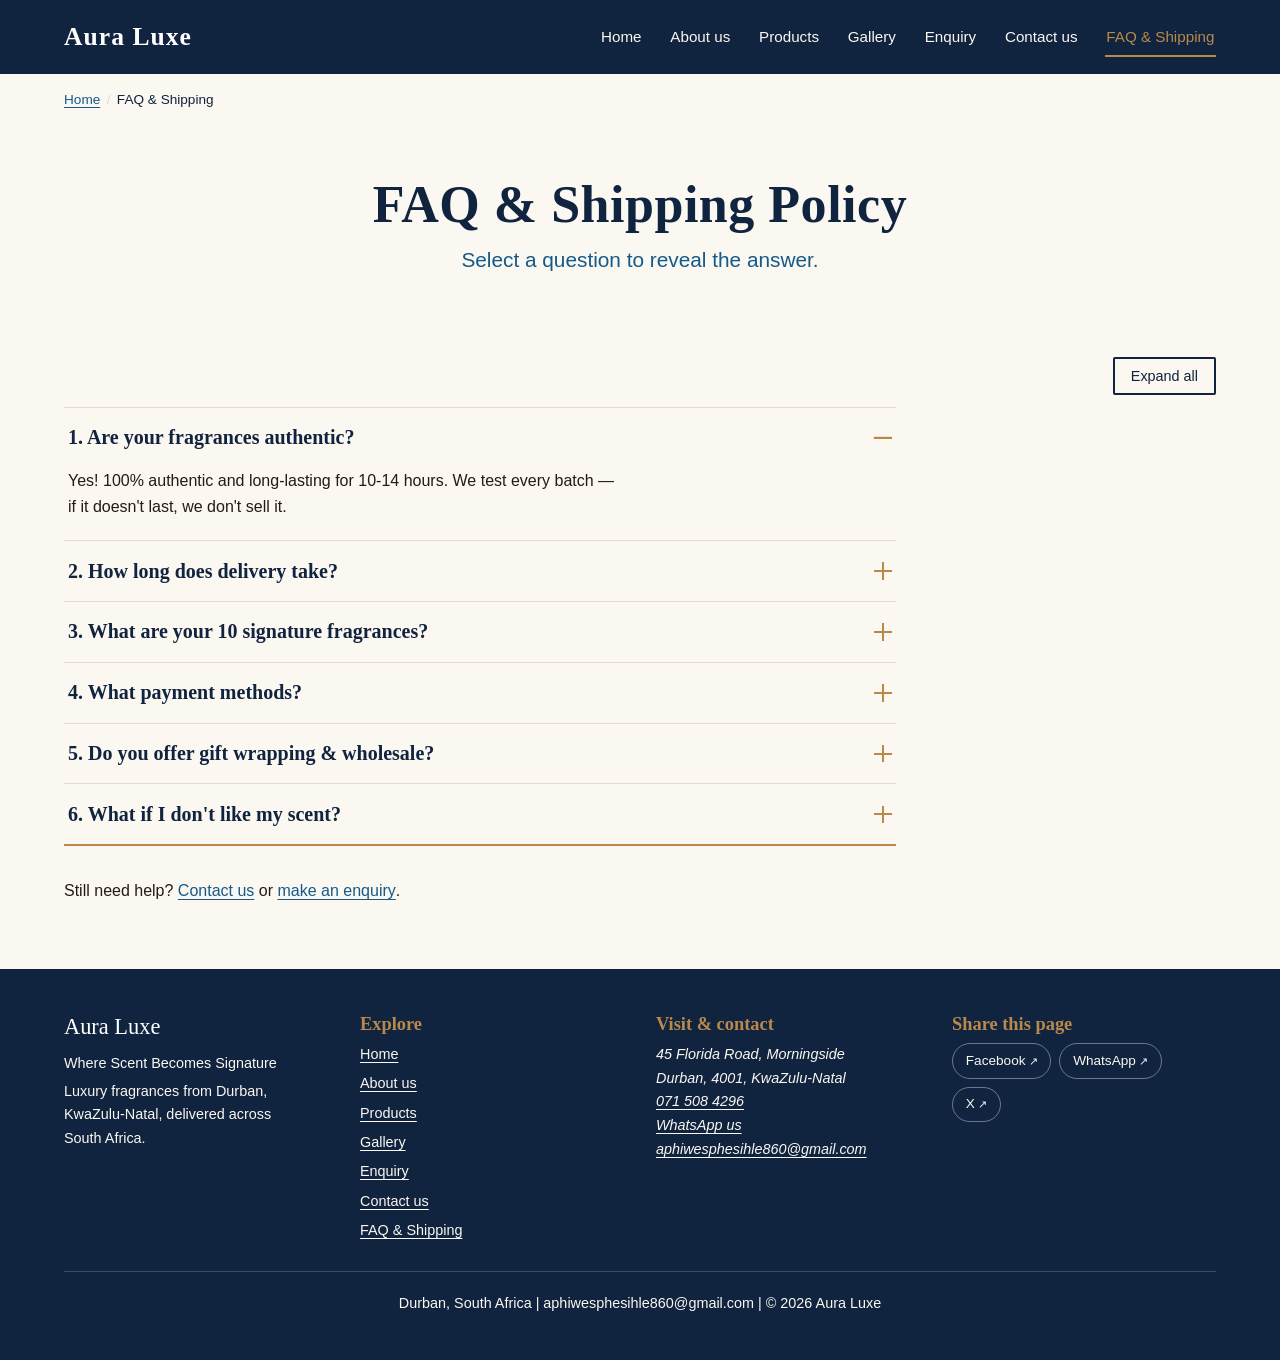
<file: ST10522496_WEB_D_POE_PART_3 final (4)/faq-shipping.html>
<!DOCTYPE html>
<html lang="en">
<head>
<meta charset="UTF-8">
<meta name="viewport" content="width=device-width, initial-scale=1.0">
<title>FAQ &amp; Shipping Policy | Aura Luxe Perfume Delivery in SA</title>
<meta name="description" content="Answers on authenticity, delivery times across South Africa, payment options, gift wrapping, wholesale and our 14-day perfume return policy.">
<meta name="keywords" content="perfume delivery South Africa, shipping policy, Courier Guy perfume, payment methods PayFast Ozow, perfume returns">
<meta name="author" content="Aphiwe Sphesihle Zulu">
<meta name="robots" content="index, follow">
<meta name="theme-color" content="#10233F">
<meta name="referrer" content="strict-origin-when-cross-origin">
<meta http-equiv="Content-Security-Policy" content="default-src 'self'; script-src 'self' https://unpkg.com; style-src 'self' https://fonts.googleapis.com https://unpkg.com; font-src https://fonts.gstatic.com; img-src 'self' data: https://*.tile.openstreetmap.org https://unpkg.com; connect-src 'self' https://formsubmit.co; form-action 'self' https://formsubmit.co; base-uri 'self'; frame-src https://www.openstreetmap.org; object-src 'none'">
<link rel="canonical" href="https://aphiwesphesihle860-crypto.github.io/WEB-D-ST10522496/faq-shipping.html">
<link rel="icon" href="favicon.svg" type="image/svg+xml">
<meta property="og:type" content="website">
<meta property="og:site_name" content="Aura Luxe">
<meta property="og:title" content="FAQ &amp; Shipping Policy | Aura Luxe Perfume Delivery in SA">
<meta property="og:description" content="Answers on authenticity, delivery times across South Africa, payment options, gift wrapping, wholesale and our 14-day perfume return policy.">
<meta property="og:url" content="https://aphiwesphesihle860-crypto.github.io/WEB-D-ST10522496/faq-shipping.html">
<meta property="og:image" content="https://aphiwesphesihle860-crypto.github.io/WEB-D-ST10522496/pictures/royal-oud-perfume-1200.webp">
<meta property="og:locale" content="en_ZA">
<meta name="twitter:card" content="summary_large_image">
<meta name="twitter:title" content="FAQ &amp; Shipping Policy | Aura Luxe Perfume Delivery in SA">
<meta name="twitter:description" content="Answers on authenticity, delivery times across South Africa, payment options, gift wrapping, wholesale and our 14-day perfume return policy.">
<meta name="twitter:image" content="https://aphiwesphesihle860-crypto.github.io/WEB-D-ST10522496/pictures/royal-oud-perfume-1200.webp">
<link rel="preconnect" href="https://fonts.googleapis.com">
<link rel="preconnect" href="https://fonts.gstatic.com" crossorigin>
<link href="https://fonts.googleapis.com/css2?family=Cormorant+Garamond:wght@500;600;700&amp;family=Jost:wght@400;500;600&amp;display=swap" rel="stylesheet">
<link rel="stylesheet" href="css/style.css">
<script type="application/ld+json">{"@context": "https://schema.org", "@type": "FAQPage", "mainEntity": [{"@type": "Question", "name": "Are your fragrances authentic?", "acceptedAnswer": {"@type": "Answer", "text": "Yes! 100% authentic and long-lasting for 10-14 hours. We test every batch — if it doesn't last, we don't sell it."}}, {"@type": "Question", "name": "How long does delivery take?", "acceptedAnswer": {"@type": "Answer", "text": "Durban: Same-day / next-day KZN: 1-2 days Joburg, Cape Town, other provinces: 2-5 days via The Courier Guy & Pargo See where we deliver on the map ."}}, {"@type": "Question", "name": "What are your 10 signature fragrances?", "acceptedAnswer": {"@type": "Answer", "text": "Our 10 launch scents covering 7 families:  Royal Oud — Oud & Amber (Unisex) Baccarat Aura — Oud & Amber (Unisex) Bloom Luxe — Floral (Women) Sauvage Aura — Woody Musk (Men) Bleu Elite — Woody Musk (Men) Ocean Breeze — Fresh Aquatic (Men) Citrus Zest — Citrus (Unisex) Vanilla Noir — Gourmand (Women) Tobacco Vanilla Aura — Spicy Leather (Unisex) Good Girl Aura — Gourmand (Women)  Shop all fragrances"}}, {"@type": "Question", "name": "What payment methods?", "acceptedAnswer": {"@type": "Answer", "text": "PayFast (Card), Ozow EFT, PayStack, Payflex Buy Now Pay Later, Cash on Delivery in Durban. All secure with SSL."}}, {"@type": "Question", "name": "Do you offer gift wrapping & wholesale?", "acceptedAnswer": {"@type": "Answer", "text": "Yes! Gift wrapping is R30 extra. Wholesale minimum 10 units — perfume oils, 10ml roll-ons, gift sets. Use our enquiry form for a wholesale price list."}}, {"@type": "Question", "name": "What if I don't like my scent?", "acceptedAnswer": {"@type": "Answer", "text": "14-day return if unopened and unused. We also offer a FREE Scent Quiz, \"Find Your Aura\", to help you choose right the first time. Book your consultation ."}}]}</script>
</head>
<body>
<a class="skip-link" href="#main">Skip to main content</a>

<header class="site-header">
  <a class="brand" href="index.html" aria-label="Aura Luxe home">Aura Luxe</a>
  <button class="nav-toggle" id="navToggle" type="button" aria-label="Open menu" aria-expanded="false" aria-controls="siteNav">
    <span></span><span></span><span></span>
  </button>
  <nav class="site-nav" id="siteNav" aria-label="Main navigation">
    <a href="index.html">Home</a>
    <a href="about-us.html">About us</a>
    <a href="products.html">Products</a>
    <a href="gallery.html">Gallery</a>
    <a href="enquiry.html">Enquiry</a>
    <a href="contact-us.html">Contact us</a>
    <a href="faq-shipping.html" class="active" aria-current="page">FAQ &amp; Shipping</a>
  </nav>
</header>

<nav class="breadcrumb" aria-label="Breadcrumb">
  <ol><li><a href="index.html">Home</a></li><li aria-current="page">FAQ &amp; Shipping</li></ol>
</nav>

<main id="main">

  <section class="page-intro">
    <h1>FAQ &amp; Shipping Policy</h1>
    <p class="sub">Select a question to reveal the answer.</p>
  </section>

  <section class="section">
    <div class="section-inner">
      <div class="accordion-toolbar"><button class="btn btn-outline btn-small" type="button" data-accordion-toggle data-state="closed">Expand all</button></div>
      <div class="accordion" data-accordion>
        <div class="accordion-item">
          <h2><button class="accordion-trigger" type="button" aria-expanded="true">1. Are your fragrances authentic?<span class="accordion-icon" aria-hidden="true"></span></button></h2>
          <div class="accordion-panel"><div class="accordion-panel-inner"><p>Yes! 100% authentic and long-lasting for 10-14 hours. We test every batch &mdash; if it doesn't last, we don't sell it.</p></div></div>
        </div>
        <div class="accordion-item">
          <h2><button class="accordion-trigger" type="button" aria-expanded="true">2. How long does delivery take?<span class="accordion-icon" aria-hidden="true"></span></button></h2>
          <div class="accordion-panel"><div class="accordion-panel-inner"><p><strong>Durban:</strong> Same-day / next-day<br><strong>KZN:</strong> 1-2 days<br><strong>Joburg, Cape Town, other provinces:</strong> 2-5 days via The Courier Guy &amp; Pargo</p><p>See where we deliver on the <a class="text-link" href="contact-us.html">map</a>.</p></div></div>
        </div>
        <div class="accordion-item">
          <h2><button class="accordion-trigger" type="button" aria-expanded="true">3. What are your 10 signature fragrances?<span class="accordion-icon" aria-hidden="true"></span></button></h2>
          <div class="accordion-panel"><div class="accordion-panel-inner"><p>Our 10 launch scents covering 7 families:</p><ol class="faq-list"><li>Royal Oud &mdash; Oud & Amber (Unisex)</li><li>Baccarat Aura &mdash; Oud & Amber (Unisex)</li><li>Bloom Luxe &mdash; Floral (Women)</li><li>Sauvage Aura &mdash; Woody Musk (Men)</li><li>Bleu Elite &mdash; Woody Musk (Men)</li><li>Ocean Breeze &mdash; Fresh Aquatic (Men)</li><li>Citrus Zest &mdash; Citrus (Unisex)</li><li>Vanilla Noir &mdash; Gourmand (Women)</li><li>Tobacco Vanilla Aura &mdash; Spicy Leather (Unisex)</li><li>Good Girl Aura &mdash; Gourmand (Women)</li></ol><p><a class="text-link" href="products.html">Shop all fragrances</a></p></div></div>
        </div>
        <div class="accordion-item">
          <h2><button class="accordion-trigger" type="button" aria-expanded="true">4. What payment methods?<span class="accordion-icon" aria-hidden="true"></span></button></h2>
          <div class="accordion-panel"><div class="accordion-panel-inner"><p>PayFast (Card), Ozow EFT, PayStack, Payflex Buy Now Pay Later, Cash on Delivery in Durban. All secure with SSL.</p></div></div>
        </div>
        <div class="accordion-item">
          <h2><button class="accordion-trigger" type="button" aria-expanded="true">5. Do you offer gift wrapping &amp; wholesale?<span class="accordion-icon" aria-hidden="true"></span></button></h2>
          <div class="accordion-panel"><div class="accordion-panel-inner"><p>Yes! Gift wrapping is R30 extra. Wholesale minimum 10 units &mdash; perfume oils, 10ml roll-ons, gift sets. Use our <a class="text-link" href="enquiry.html">enquiry form</a> for a wholesale price list.</p></div></div>
        </div>
        <div class="accordion-item">
          <h2><button class="accordion-trigger" type="button" aria-expanded="true">6. What if I don't like my scent?<span class="accordion-icon" aria-hidden="true"></span></button></h2>
          <div class="accordion-panel"><div class="accordion-panel-inner"><p>14-day return if unopened and unused. We also offer a FREE Scent Quiz, "Find Your Aura", to help you choose right the first time. <a class="text-link" href="enquiry.html">Book your consultation</a>.</p></div></div>
        </div>
      </div>
      <p class="mt-2">Still need help? <a class="text-link" href="contact-us.html">Contact us</a> or <a class="text-link" href="enquiry.html">make an enquiry</a>.</p>
    </div>
  </section>

</main>

<footer class="site-footer">
  <div class="footer-grid">
    <div>
      <p class="brand-footer">Aura Luxe</p>
      <p>Where Scent Becomes Signature</p>
      <p>Luxury fragrances from Durban, KwaZulu-Natal, delivered across South Africa.</p>
    </div>
    <div>
      <p class="footer-title">Explore</p>
      <ul class="footer-links">
      <li><a href="index.html">Home</a></li>
      <li><a href="about-us.html">About us</a></li>
      <li><a href="products.html">Products</a></li>
      <li><a href="gallery.html">Gallery</a></li>
      <li><a href="enquiry.html">Enquiry</a></li>
      <li><a href="contact-us.html">Contact us</a></li>
      <li><a href="faq-shipping.html">FAQ &amp; Shipping</a></li>
      </ul>
    </div>
    <div>
      <p class="footer-title">Visit &amp; contact</p>
      <address>
        45 Florida Road, Morningside<br>Durban, 4001, KwaZulu-Natal<br>
        <a href="tel:+27715084296">071 508 4296</a><br>
        <a href="https://wa.me/27715084296" target="_blank" rel="noopener noreferrer">WhatsApp us</a><br>
        <a href="mailto:aphiwesphesihle860@gmail.com">aphiwesphesihle860@gmail.com</a>
      </address>
    </div>
    <div>
      <p class="footer-title">Share this page</p>
      <div class="share-row">
        <a href="https://www.facebook.com/sharer/sharer.php?u=https%3A%2F%2Faphiwesphesihle860-crypto.github.io%2FWEB-D-ST10522496%2Ffaq-shipping.html" data-share="facebook" target="_blank" rel="noopener noreferrer">Facebook</a>
        <a href="https://wa.me/?text=https%3A%2F%2Faphiwesphesihle860-crypto.github.io%2FWEB-D-ST10522496%2Ffaq-shipping.html" data-share="whatsapp" target="_blank" rel="noopener noreferrer">WhatsApp</a>
        <a href="https://twitter.com/intent/tweet?url=https%3A%2F%2Faphiwesphesihle860-crypto.github.io%2FWEB-D-ST10522496%2Ffaq-shipping.html" data-share="x" target="_blank" rel="noopener noreferrer">X</a>
      </div>
    </div>
  </div>
  <div class="footer-base"><p>Durban, South Africa | aphiwesphesihle860@gmail.com | &copy; <span data-year>2026</span> Aura Luxe</p></div>
</footer>
<script src="js/main.js" defer></script>
</body>
</html>
</file>
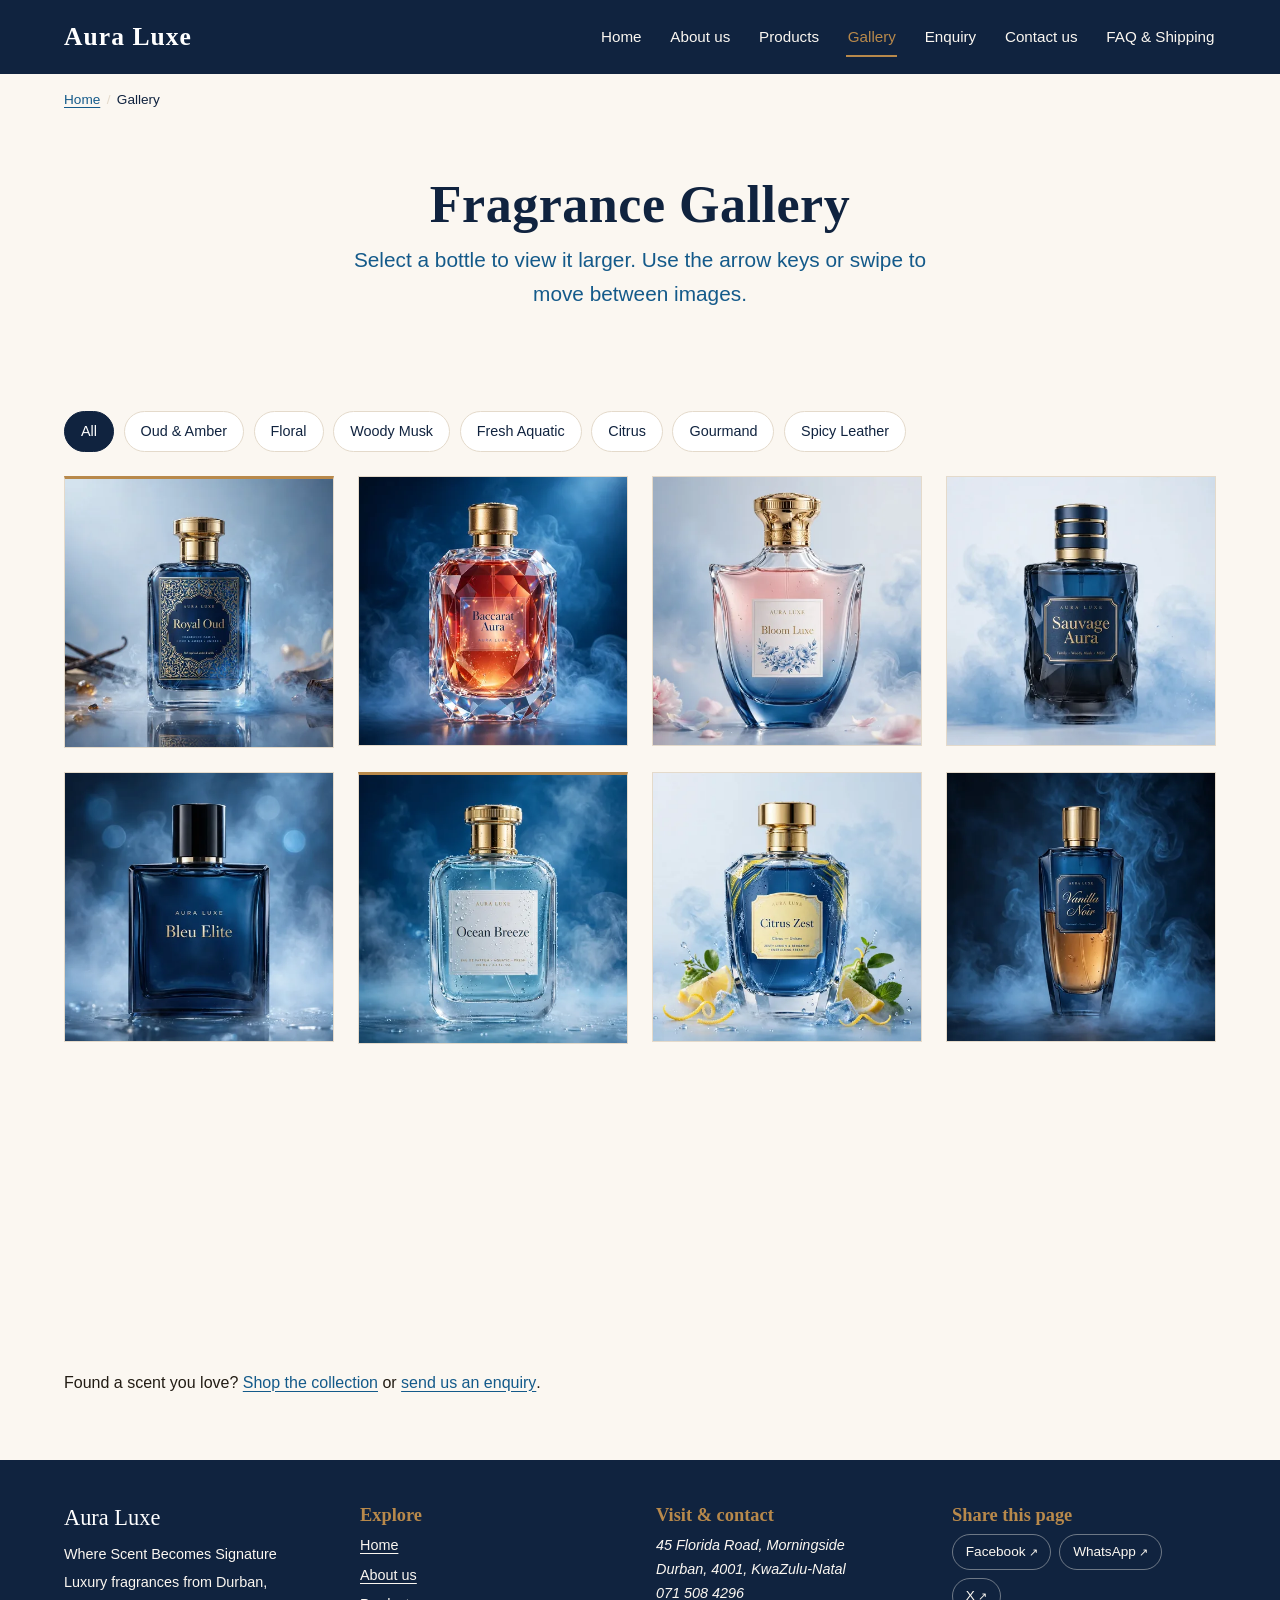
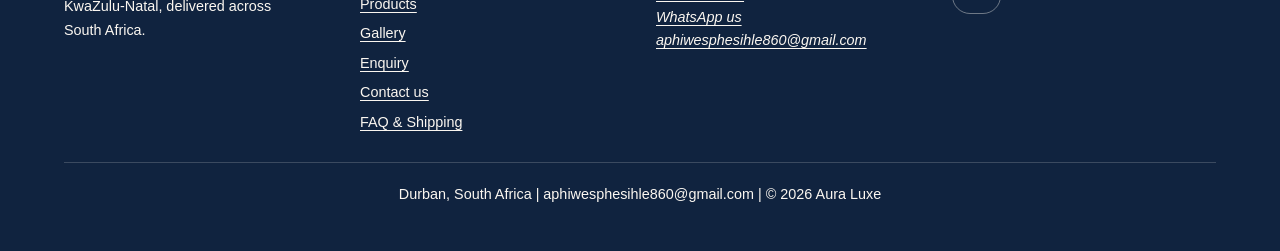
<file: ST10522496_WEB_D_POE_PART_3 final (4)/gallery.html>
<!DOCTYPE html>
<html lang="en">
<head>
<meta charset="UTF-8">
<meta name="viewport" content="width=device-width, initial-scale=1.0">
<title>Perfume Gallery | Aura Luxe Signature Collection Photos</title>
<meta name="description" content="Browse the Aura Luxe perfume gallery. Click any bottle to enlarge it and filter by Oud, Floral, Woody Musk, Citrus, Gourmand and more.">
<meta name="keywords" content="perfume gallery, Aura Luxe bottles, oud perfume photos, fragrance collection South Africa">
<meta name="author" content="Aphiwe Sphesihle Zulu">
<meta name="robots" content="index, follow">
<meta name="theme-color" content="#10233F">
<meta name="referrer" content="strict-origin-when-cross-origin">
<meta http-equiv="Content-Security-Policy" content="default-src 'self'; script-src 'self' https://unpkg.com; style-src 'self' https://fonts.googleapis.com https://unpkg.com; font-src https://fonts.gstatic.com; img-src 'self' data: https://*.tile.openstreetmap.org https://unpkg.com; connect-src 'self' https://formsubmit.co; form-action 'self' https://formsubmit.co; base-uri 'self'; frame-src https://www.openstreetmap.org; object-src 'none'">
<link rel="canonical" href="https://aphiwesphesihle860-crypto.github.io/WEB-D-ST10522496/gallery.html">
<link rel="icon" href="favicon.svg" type="image/svg+xml">
<meta property="og:type" content="website">
<meta property="og:site_name" content="Aura Luxe">
<meta property="og:title" content="Perfume Gallery | Aura Luxe Signature Collection Photos">
<meta property="og:description" content="Browse the Aura Luxe perfume gallery. Click any bottle to enlarge it and filter by Oud, Floral, Woody Musk, Citrus, Gourmand and more.">
<meta property="og:url" content="https://aphiwesphesihle860-crypto.github.io/WEB-D-ST10522496/gallery.html">
<meta property="og:image" content="https://aphiwesphesihle860-crypto.github.io/WEB-D-ST10522496/pictures/royal-oud-perfume-1200.webp">
<meta property="og:locale" content="en_ZA">
<meta name="twitter:card" content="summary_large_image">
<meta name="twitter:title" content="Perfume Gallery | Aura Luxe Signature Collection Photos">
<meta name="twitter:description" content="Browse the Aura Luxe perfume gallery. Click any bottle to enlarge it and filter by Oud, Floral, Woody Musk, Citrus, Gourmand and more.">
<meta name="twitter:image" content="https://aphiwesphesihle860-crypto.github.io/WEB-D-ST10522496/pictures/royal-oud-perfume-1200.webp">
<link rel="preconnect" href="https://fonts.googleapis.com">
<link rel="preconnect" href="https://fonts.gstatic.com" crossorigin>
<link href="https://fonts.googleapis.com/css2?family=Cormorant+Garamond:wght@500;600;700&amp;family=Jost:wght@400;500;600&amp;display=swap" rel="stylesheet">
<link rel="stylesheet" href="css/style.css">

</head>
<body>
<a class="skip-link" href="#main">Skip to main content</a>

<header class="site-header">
  <a class="brand" href="index.html" aria-label="Aura Luxe home">Aura Luxe</a>
  <button class="nav-toggle" id="navToggle" type="button" aria-label="Open menu" aria-expanded="false" aria-controls="siteNav">
    <span></span><span></span><span></span>
  </button>
  <nav class="site-nav" id="siteNav" aria-label="Main navigation">
    <a href="index.html">Home</a>
    <a href="about-us.html">About us</a>
    <a href="products.html">Products</a>
    <a href="gallery.html" class="active" aria-current="page">Gallery</a>
    <a href="enquiry.html">Enquiry</a>
    <a href="contact-us.html">Contact us</a>
    <a href="faq-shipping.html">FAQ &amp; Shipping</a>
  </nav>
</header>

<nav class="breadcrumb" aria-label="Breadcrumb">
  <ol><li><a href="index.html">Home</a></li><li aria-current="page">Gallery</li></ol>
</nav>

<main id="main">

  <section class="page-intro">
    <h1>Fragrance Gallery</h1>
    <p class="sub">Select a bottle to view it larger. Use the arrow keys or swipe to move between images.</p>
  </section>

  <section class="section">
    <div class="section-inner">
      <h2 class="visually-hidden">Filter the gallery</h2>
      <div class="filter-bar" role="group" aria-label="Filter by fragrance family"><button class="filter-btn" type="button" data-filter="all" aria-pressed="true">All</button><button class="filter-btn" type="button" data-filter="Oud &amp; Amber" aria-pressed="false">Oud &amp; Amber</button><button class="filter-btn" type="button" data-filter="Floral" aria-pressed="false">Floral</button><button class="filter-btn" type="button" data-filter="Woody Musk" aria-pressed="false">Woody Musk</button><button class="filter-btn" type="button" data-filter="Fresh Aquatic" aria-pressed="false">Fresh Aquatic</button><button class="filter-btn" type="button" data-filter="Citrus" aria-pressed="false">Citrus</button><button class="filter-btn" type="button" data-filter="Gourmand" aria-pressed="false">Gourmand</button><button class="filter-btn" type="button" data-filter="Spicy Leather" aria-pressed="false">Spicy Leather</button></div>
      <p class="results-count mt-1" id="galleryStatus" role="status" aria-live="polite"></p>
      <ul class="gallery-grid" id="galleryGrid">
        <li><a class="gallery-item" href="pictures/royal-oud-perfume-1200.webp" data-family="Oud &amp; Amber" data-audience="Unisex" data-name="Royal Oud" data-price="R 399.00">
          <img src="pictures/royal-oud-perfume-480.webp" srcset="pictures/royal-oud-perfume-480.webp 480w, pictures/royal-oud-perfume-800.webp 800w" sizes="(max-width: 600px) 46vw, (max-width: 1000px) 30vw, 230px" width="480" height="480" alt="Royal Oud perfume bottle – Oud &amp; Amber fragrance for everyone (unisex), 50ml" loading="lazy">
          <span class="gallery-caption">Royal Oud<small>Oud &amp; Amber | R 399</small></span></a></li>
        <li><a class="gallery-item" href="pictures/baccarat-aura-perfume-1200.webp" data-family="Oud &amp; Amber" data-audience="Unisex" data-name="Baccarat Aura" data-price="R 449.00">
          <img src="pictures/baccarat-aura-perfume-480.webp" srcset="pictures/baccarat-aura-perfume-480.webp 480w, pictures/baccarat-aura-perfume-800.webp 800w" sizes="(max-width: 600px) 46vw, (max-width: 1000px) 30vw, 230px" width="480" height="480" alt="Baccarat Aura perfume bottle – Oud &amp; Amber fragrance for everyone (unisex), 50ml" loading="lazy">
          <span class="gallery-caption">Baccarat Aura<small>Oud &amp; Amber | R 449</small></span></a></li>
        <li><a class="gallery-item" href="pictures/bloom-luxe-floral-perfume-1200.webp" data-family="Floral" data-audience="Women" data-name="Bloom Luxe" data-price="R 350.00">
          <img src="pictures/bloom-luxe-floral-perfume-480.webp" srcset="pictures/bloom-luxe-floral-perfume-480.webp 480w, pictures/bloom-luxe-floral-perfume-800.webp 800w" sizes="(max-width: 600px) 46vw, (max-width: 1000px) 30vw, 230px" width="480" height="480" alt="Bloom Luxe perfume bottle – Floral fragrance for women, 50ml" loading="lazy">
          <span class="gallery-caption">Bloom Luxe<small>Floral | R 350</small></span></a></li>
        <li><a class="gallery-item" href="pictures/sauvage-aura-woody-musk-perfume-1200.webp" data-family="Woody Musk" data-audience="Men" data-name="Sauvage Aura" data-price="R 380.00">
          <img src="pictures/sauvage-aura-woody-musk-perfume-480.webp" srcset="pictures/sauvage-aura-woody-musk-perfume-480.webp 480w, pictures/sauvage-aura-woody-musk-perfume-800.webp 800w" sizes="(max-width: 600px) 46vw, (max-width: 1000px) 30vw, 230px" width="480" height="480" alt="Sauvage Aura perfume bottle – Woody Musk fragrance for men, 50ml" loading="lazy">
          <span class="gallery-caption">Sauvage Aura<small>Woody Musk | R 380</small></span></a></li>
        <li><a class="gallery-item" href="pictures/bleu-elite-woody-musk-perfume-1200.webp" data-family="Woody Musk" data-audience="Men" data-name="Bleu Elite" data-price="R 380.00">
          <img src="pictures/bleu-elite-woody-musk-perfume-480.webp" srcset="pictures/bleu-elite-woody-musk-perfume-480.webp 480w, pictures/bleu-elite-woody-musk-perfume-800.webp 800w" sizes="(max-width: 600px) 46vw, (max-width: 1000px) 30vw, 230px" width="480" height="480" alt="Bleu Elite perfume bottle – Woody Musk fragrance for men, 50ml" loading="lazy">
          <span class="gallery-caption">Bleu Elite<small>Woody Musk | R 380</small></span></a></li>
        <li><a class="gallery-item" href="pictures/ocean-breeze-aquatic-perfume-1200.webp" data-family="Fresh Aquatic" data-audience="Men" data-name="Ocean Breeze" data-price="R 320.00">
          <img src="pictures/ocean-breeze-aquatic-perfume-480.webp" srcset="pictures/ocean-breeze-aquatic-perfume-480.webp 480w, pictures/ocean-breeze-aquatic-perfume-800.webp 800w" sizes="(max-width: 600px) 46vw, (max-width: 1000px) 30vw, 230px" width="480" height="480" alt="Ocean Breeze perfume bottle – Fresh Aquatic fragrance for men, 50ml" loading="lazy">
          <span class="gallery-caption">Ocean Breeze<small>Fresh Aquatic | R 320</small></span></a></li>
        <li><a class="gallery-item" href="pictures/citrus-zest-perfume-1200.webp" data-family="Citrus" data-audience="Unisex" data-name="Citrus Zest" data-price="R 300.00">
          <img src="pictures/citrus-zest-perfume-480.webp" srcset="pictures/citrus-zest-perfume-480.webp 480w, pictures/citrus-zest-perfume-800.webp 800w" sizes="(max-width: 600px) 46vw, (max-width: 1000px) 30vw, 230px" width="480" height="480" alt="Citrus Zest perfume bottle – Citrus fragrance for everyone (unisex), 50ml" loading="lazy">
          <span class="gallery-caption">Citrus Zest<small>Citrus | R 300</small></span></a></li>
        <li><a class="gallery-item" href="pictures/vanilla-noir-gourmand-perfume-1200.webp" data-family="Gourmand" data-audience="Women" data-name="Vanilla Noir" data-price="R 370.00">
          <img src="pictures/vanilla-noir-gourmand-perfume-480.webp" srcset="pictures/vanilla-noir-gourmand-perfume-480.webp 480w, pictures/vanilla-noir-gourmand-perfume-800.webp 800w" sizes="(max-width: 600px) 46vw, (max-width: 1000px) 30vw, 230px" width="480" height="480" alt="Vanilla Noir perfume bottle – Gourmand fragrance for women, 50ml" loading="lazy">
          <span class="gallery-caption">Vanilla Noir<small>Gourmand | R 370</small></span></a></li>
        <li><a class="gallery-item" href="pictures/tobacco-vanilla-aura-perfume-1200.webp" data-family="Spicy Leather" data-audience="Unisex" data-name="Tobacco Vanilla Aura" data-price="R 450.00">
          <img src="pictures/tobacco-vanilla-aura-perfume-480.webp" srcset="pictures/tobacco-vanilla-aura-perfume-480.webp 480w, pictures/tobacco-vanilla-aura-perfume-800.webp 800w" sizes="(max-width: 600px) 46vw, (max-width: 1000px) 30vw, 230px" width="480" height="480" alt="Tobacco Vanilla Aura perfume bottle – Spicy Leather fragrance for everyone (unisex), 50ml" loading="lazy">
          <span class="gallery-caption">Tobacco Vanilla Aura<small>Spicy Leather | R 450</small></span></a></li>
        <li><a class="gallery-item" href="pictures/good-girl-aura-gourmand-perfume-1200.webp" data-family="Gourmand" data-audience="Women" data-name="Good Girl Aura" data-price="R 390.00">
          <img src="pictures/good-girl-aura-gourmand-perfume-480.webp" srcset="pictures/good-girl-aura-gourmand-perfume-480.webp 480w, pictures/good-girl-aura-gourmand-perfume-800.webp 800w" sizes="(max-width: 600px) 46vw, (max-width: 1000px) 30vw, 230px" width="480" height="480" alt="Good Girl Aura perfume bottle – Gourmand fragrance for women, 50ml" loading="lazy">
          <span class="gallery-caption">Good Girl Aura<small>Gourmand | R 390</small></span></a></li>
      </ul>
      <p class="mt-2">Found a scent you love? <a class="text-link" href="products.html">Shop the collection</a> or <a class="text-link" href="enquiry.html">send us an enquiry</a>.</p>
    </div>
  </section>

  <div class="modal lightbox" id="lightbox" role="dialog" aria-modal="true" aria-label="Image viewer" aria-hidden="true">
    <button class="lightbox-close" type="button" data-close aria-label="Close image viewer">&times;</button>
    <button class="lightbox-nav prev" id="lbPrev" type="button" aria-label="Previous image">&lsaquo;</button>
    <figure>
      <img id="lbImage" src="pictures/royal-oud-perfume-480.webp" alt="" width="1200" height="1200">
      <figcaption><span id="lbCaption"></span><span class="lightbox-counter" id="lbCounter" aria-live="polite"></span></figcaption>
    </figure>
    <button class="lightbox-nav next" id="lbNext" type="button" aria-label="Next image">&rsaquo;</button>
  </div>

</main>

<footer class="site-footer">
  <div class="footer-grid">
    <div>
      <p class="brand-footer">Aura Luxe</p>
      <p>Where Scent Becomes Signature</p>
      <p>Luxury fragrances from Durban, KwaZulu-Natal, delivered across South Africa.</p>
    </div>
    <div>
      <p class="footer-title">Explore</p>
      <ul class="footer-links">
      <li><a href="index.html">Home</a></li>
      <li><a href="about-us.html">About us</a></li>
      <li><a href="products.html">Products</a></li>
      <li><a href="gallery.html">Gallery</a></li>
      <li><a href="enquiry.html">Enquiry</a></li>
      <li><a href="contact-us.html">Contact us</a></li>
      <li><a href="faq-shipping.html">FAQ &amp; Shipping</a></li>
      </ul>
    </div>
    <div>
      <p class="footer-title">Visit &amp; contact</p>
      <address>
        45 Florida Road, Morningside<br>Durban, 4001, KwaZulu-Natal<br>
        <a href="tel:+27715084296">071 508 4296</a><br>
        <a href="https://wa.me/27715084296" target="_blank" rel="noopener noreferrer">WhatsApp us</a><br>
        <a href="mailto:aphiwesphesihle860@gmail.com">aphiwesphesihle860@gmail.com</a>
      </address>
    </div>
    <div>
      <p class="footer-title">Share this page</p>
      <div class="share-row">
        <a href="https://www.facebook.com/sharer/sharer.php?u=https%3A%2F%2Faphiwesphesihle860-crypto.github.io%2FWEB-D-ST10522496%2Fgallery.html" data-share="facebook" target="_blank" rel="noopener noreferrer">Facebook</a>
        <a href="https://wa.me/?text=https%3A%2F%2Faphiwesphesihle860-crypto.github.io%2FWEB-D-ST10522496%2Fgallery.html" data-share="whatsapp" target="_blank" rel="noopener noreferrer">WhatsApp</a>
        <a href="https://twitter.com/intent/tweet?url=https%3A%2F%2Faphiwesphesihle860-crypto.github.io%2FWEB-D-ST10522496%2Fgallery.html" data-share="x" target="_blank" rel="noopener noreferrer">X</a>
      </div>
    </div>
  </div>
  <div class="footer-base"><p>Durban, South Africa | aphiwesphesihle860@gmail.com | &copy; <span data-year>2026</span> Aura Luxe</p></div>
</footer>
<script src="js/main.js" defer></script>
<script src="js/gallery.js" defer></script>
</body>
</html>
</file>
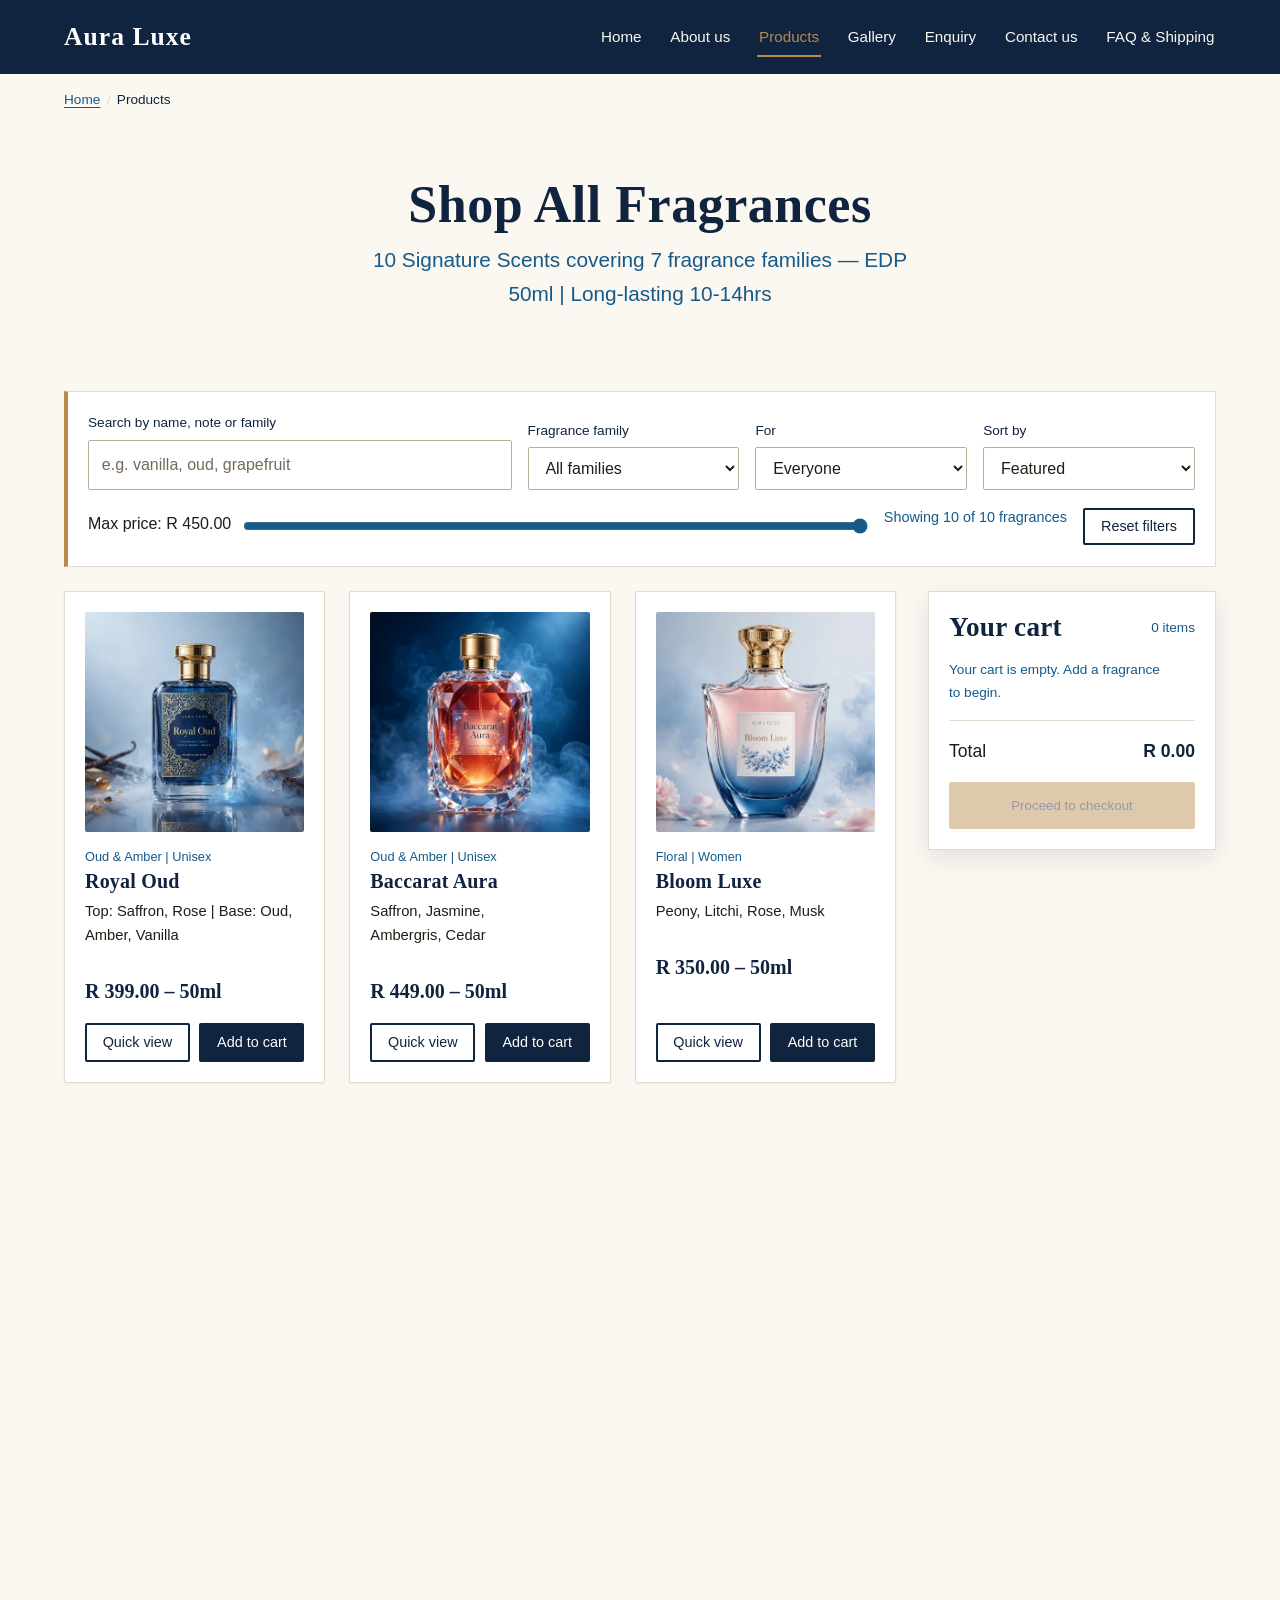
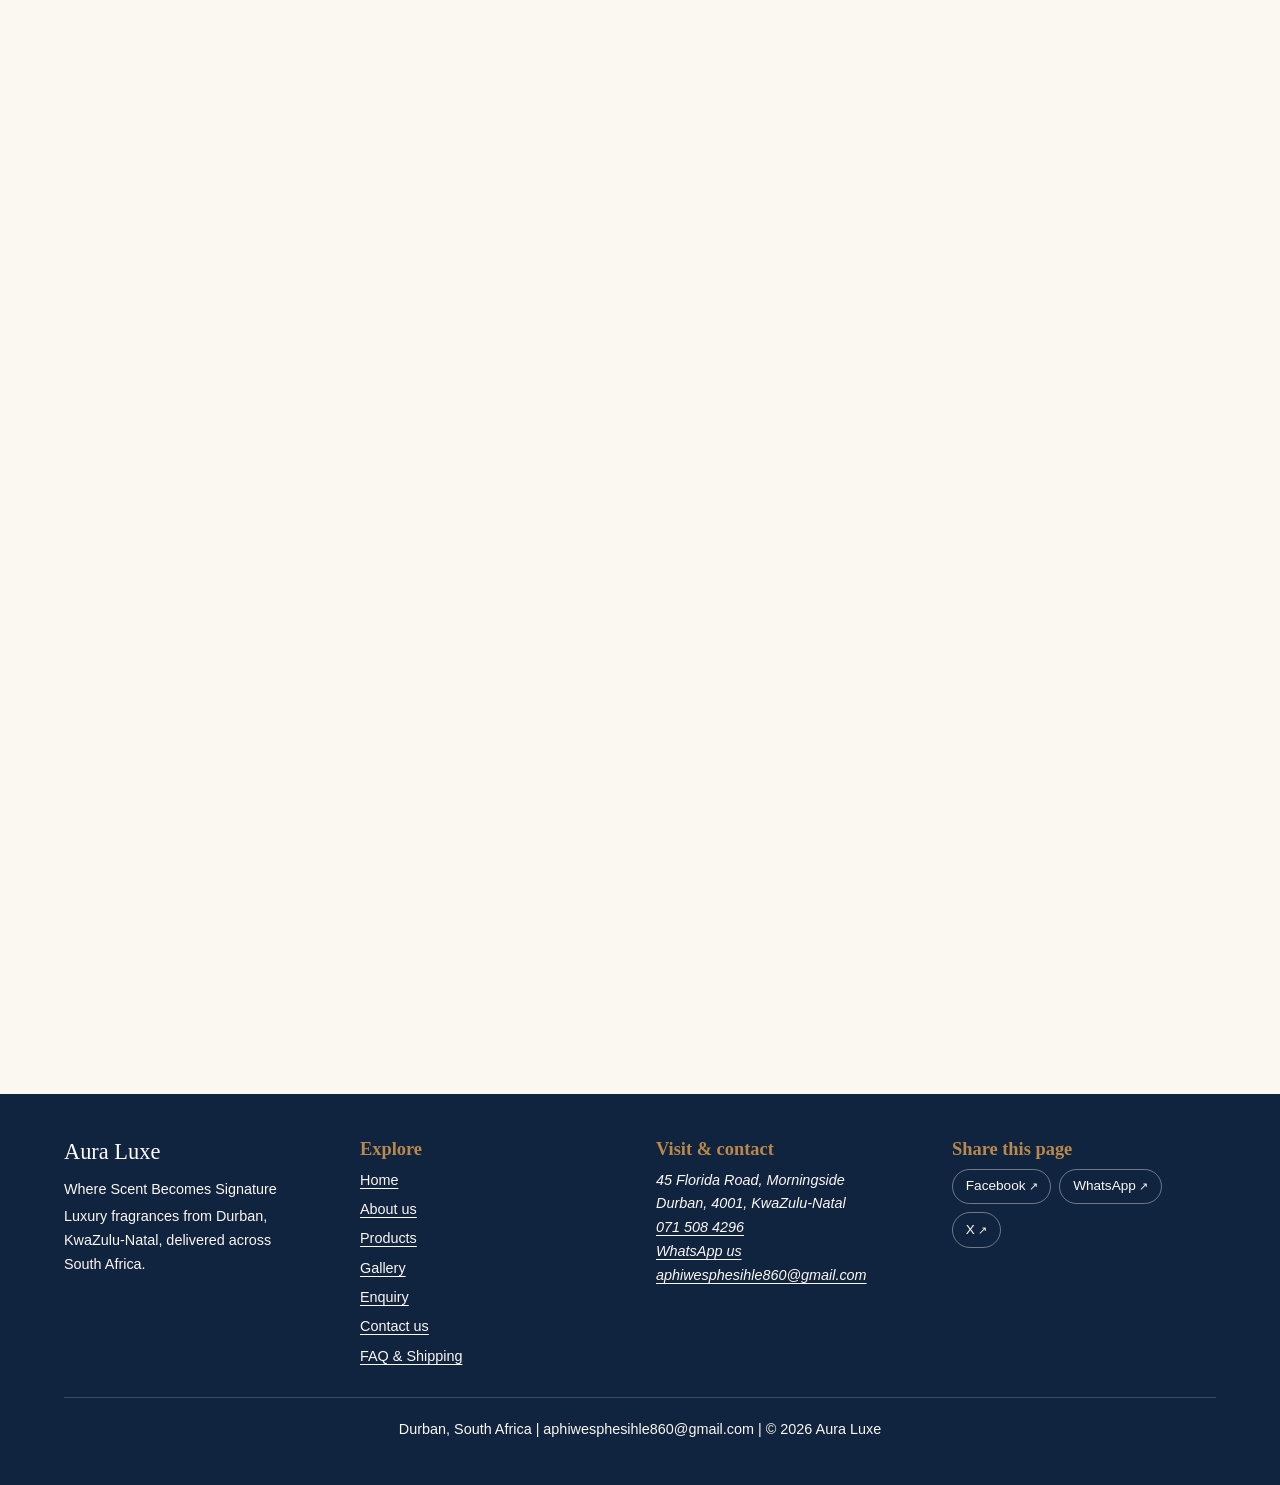
<file: ST10522496_WEB_D_POE_PART_3 final (4)/products.html>
<!DOCTYPE html>
<html lang="en">
<head>
<meta charset="UTF-8">
<meta name="viewport" content="width=device-width, initial-scale=1.0">
<title>Buy Perfume Online in South Africa | Aura Luxe Shop</title>
<meta name="description" content="Search and filter 10 signature Aura Luxe perfumes by family, audience and price. 50ml EDP from R300 with nationwide delivery from Durban.">
<meta name="keywords" content="buy perfume online South Africa, 50ml eau de parfum, oud perfume, floral perfume, gourmand perfume, perfume price R300">
<meta name="author" content="Aphiwe Sphesihle Zulu">
<meta name="robots" content="index, follow">
<meta name="theme-color" content="#10233F">
<meta name="referrer" content="strict-origin-when-cross-origin">
<meta http-equiv="Content-Security-Policy" content="default-src 'self'; script-src 'self' https://unpkg.com; style-src 'self' https://fonts.googleapis.com https://unpkg.com; font-src https://fonts.gstatic.com; img-src 'self' data: https://*.tile.openstreetmap.org https://unpkg.com; connect-src 'self' https://formsubmit.co; form-action 'self' https://formsubmit.co; base-uri 'self'; frame-src https://www.openstreetmap.org; object-src 'none'">
<link rel="canonical" href="https://aphiwesphesihle860-crypto.github.io/WEB-D-ST10522496/products.html">
<link rel="icon" href="favicon.svg" type="image/svg+xml">
<meta property="og:type" content="website">
<meta property="og:site_name" content="Aura Luxe">
<meta property="og:title" content="Buy Perfume Online in South Africa | Aura Luxe Shop">
<meta property="og:description" content="Search and filter 10 signature Aura Luxe perfumes by family, audience and price. 50ml EDP from R300 with nationwide delivery from Durban.">
<meta property="og:url" content="https://aphiwesphesihle860-crypto.github.io/WEB-D-ST10522496/products.html">
<meta property="og:image" content="https://aphiwesphesihle860-crypto.github.io/WEB-D-ST10522496/pictures/royal-oud-perfume-1200.webp">
<meta property="og:locale" content="en_ZA">
<meta name="twitter:card" content="summary_large_image">
<meta name="twitter:title" content="Buy Perfume Online in South Africa | Aura Luxe Shop">
<meta name="twitter:description" content="Search and filter 10 signature Aura Luxe perfumes by family, audience and price. 50ml EDP from R300 with nationwide delivery from Durban.">
<meta name="twitter:image" content="https://aphiwesphesihle860-crypto.github.io/WEB-D-ST10522496/pictures/royal-oud-perfume-1200.webp">
<link rel="preconnect" href="https://fonts.googleapis.com">
<link rel="preconnect" href="https://fonts.gstatic.com" crossorigin>
<link href="https://fonts.googleapis.com/css2?family=Cormorant+Garamond:wght@500;600;700&amp;family=Jost:wght@400;500;600&amp;display=swap" rel="stylesheet">
<link rel="stylesheet" href="css/style.css">
<script type="application/ld+json">{"@context": "https://schema.org", "@type": "ItemList", "name": "Aura Luxe signature fragrances", "itemListElement": [{"@type": "ListItem", "position": 1, "item": {"@type": "Product", "name": "Royal Oud", "image": "https://aphiwesphesihle860-crypto.github.io/WEB-D-ST10522496/pictures/royal-oud-perfume-1200.webp", "description": "A rich, smoky unisex fragrance that opens with saffron and rose and settles into oud, amber and vanilla.", "brand": {"@type": "Brand", "name": "Aura Luxe"}, "category": "Oud & Amber", "offers": {"@type": "Offer", "priceCurrency": "ZAR", "price": "399.00", "availability": "https://schema.org/InStock", "url": "https://aphiwesphesihle860-crypto.github.io/WEB-D-ST10522496/products.html"}}}, {"@type": "ListItem", "position": 2, "item": {"@type": "Product", "name": "Baccarat Aura", "image": "https://aphiwesphesihle860-crypto.github.io/WEB-D-ST10522496/pictures/baccarat-aura-perfume-1200.webp", "description": "A luminous Oud & Amber scent where saffron and jasmine glow over ambergris and cedar.", "brand": {"@type": "Brand", "name": "Aura Luxe"}, "category": "Oud & Amber", "offers": {"@type": "Offer", "priceCurrency": "ZAR", "price": "449.00", "availability": "https://schema.org/InStock", "url": "https://aphiwesphesihle860-crypto.github.io/WEB-D-ST10522496/products.html"}}}, {"@type": "ListItem", "position": 3, "item": {"@type": "Product", "name": "Bloom Luxe", "image": "https://aphiwesphesihle860-crypto.github.io/WEB-D-ST10522496/pictures/bloom-luxe-floral-perfume-1200.webp", "description": "A romantic floral for women, pairing peony and litchi with soft rose and clean musk.", "brand": {"@type": "Brand", "name": "Aura Luxe"}, "category": "Floral", "offers": {"@type": "Offer", "priceCurrency": "ZAR", "price": "350.00", "availability": "https://schema.org/InStock", "url": "https://aphiwesphesihle860-crypto.github.io/WEB-D-ST10522496/products.html"}}}, {"@type": "ListItem", "position": 4, "item": {"@type": "Product", "name": "Sauvage Aura", "image": "https://aphiwesphesihle860-crypto.github.io/WEB-D-ST10522496/pictures/sauvage-aura-woody-musk-perfume-1200.webp", "description": "A confident woody musk for men, bright with bergamot and pepper over a warm ambroxan base.", "brand": {"@type": "Brand", "name": "Aura Luxe"}, "category": "Woody Musk", "offers": {"@type": "Offer", "priceCurrency": "ZAR", "price": "380.00", "availability": "https://schema.org/InStock", "url": "https://aphiwesphesihle860-crypto.github.io/WEB-D-ST10522496/products.html"}}}, {"@type": "ListItem", "position": 5, "item": {"@type": "Product", "name": "Bleu Elite", "image": "https://aphiwesphesihle860-crypto.github.io/WEB-D-ST10522496/pictures/bleu-elite-woody-musk-perfume-1200.webp", "description": "A fresh yet earthy woody musk built on grapefruit, ginger and creamy sandalwood.", "brand": {"@type": "Brand", "name": "Aura Luxe"}, "category": "Woody Musk", "offers": {"@type": "Offer", "priceCurrency": "ZAR", "price": "380.00", "availability": "https://schema.org/InStock", "url": "https://aphiwesphesihle860-crypto.github.io/WEB-D-ST10522496/products.html"}}}, {"@type": "ListItem", "position": 6, "item": {"@type": "Product", "name": "Ocean Breeze", "image": "https://aphiwesphesihle860-crypto.github.io/WEB-D-ST10522496/pictures/ocean-breeze-aquatic-perfume-1200.webp", "description": "A clean, sporty aquatic fragrance with sea salt, grapefruit, vetiver and musk.", "brand": {"@type": "Brand", "name": "Aura Luxe"}, "category": "Fresh Aquatic", "offers": {"@type": "Offer", "priceCurrency": "ZAR", "price": "320.00", "availability": "https://schema.org/InStock", "url": "https://aphiwesphesihle860-crypto.github.io/WEB-D-ST10522496/products.html"}}}, {"@type": "ListItem", "position": 7, "item": {"@type": "Product", "name": "Citrus Zest", "image": "https://aphiwesphesihle860-crypto.github.io/WEB-D-ST10522496/pictures/citrus-zest-perfume-1200.webp", "description": "An energetic unisex citrus, zesty with lemon and bergamot and lifted by basil and mint.", "brand": {"@type": "Brand", "name": "Aura Luxe"}, "category": "Citrus", "offers": {"@type": "Offer", "priceCurrency": "ZAR", "price": "300.00", "availability": "https://schema.org/InStock", "url": "https://aphiwesphesihle860-crypto.github.io/WEB-D-ST10522496/products.html"}}}, {"@type": "ListItem", "position": 8, "item": {"@type": "Product", "name": "Vanilla Noir", "image": "https://aphiwesphesihle860-crypto.github.io/WEB-D-ST10522496/pictures/vanilla-noir-gourmand-perfume-1200.webp", "description": "A warm gourmand for women, sweet with caramel and praline and deepened by tuberose and vanilla.", "brand": {"@type": "Brand", "name": "Aura Luxe"}, "category": "Gourmand", "offers": {"@type": "Offer", "priceCurrency": "ZAR", "price": "370.00", "availability": "https://schema.org/InStock", "url": "https://aphiwesphesihle860-crypto.github.io/WEB-D-ST10522496/products.html"}}}, {"@type": "ListItem", "position": 9, "item": {"@type": "Product", "name": "Tobacco Vanilla Aura", "image": "https://aphiwesphesihle860-crypto.github.io/WEB-D-ST10522496/pictures/tobacco-vanilla-aura-perfume-1200.webp", "description": "A bold spicy leather for date night: tobacco leaf, vanilla, cacao and dried fruits.", "brand": {"@type": "Brand", "name": "Aura Luxe"}, "category": "Spicy Leather", "offers": {"@type": "Offer", "priceCurrency": "ZAR", "price": "450.00", "availability": "https://schema.org/InStock", "url": "https://aphiwesphesihle860-crypto.github.io/WEB-D-ST10522496/products.html"}}}, {"@type": "ListItem", "position": 10, "item": {"@type": "Product", "name": "Good Girl Aura", "image": "https://aphiwesphesihle860-crypto.github.io/WEB-D-ST10522496/pictures/good-girl-aura-gourmand-perfume-1200.webp", "description": "A seductive gourmand blending almond and coffee with tuberose, tonka and vanilla.", "brand": {"@type": "Brand", "name": "Aura Luxe"}, "category": "Gourmand", "offers": {"@type": "Offer", "priceCurrency": "ZAR", "price": "390.00", "availability": "https://schema.org/InStock", "url": "https://aphiwesphesihle860-crypto.github.io/WEB-D-ST10522496/products.html"}}}]}</script>
</head>
<body>
<a class="skip-link" href="#main">Skip to main content</a>

<header class="site-header">
  <a class="brand" href="index.html" aria-label="Aura Luxe home">Aura Luxe</a>
  <button class="nav-toggle" id="navToggle" type="button" aria-label="Open menu" aria-expanded="false" aria-controls="siteNav">
    <span></span><span></span><span></span>
  </button>
  <nav class="site-nav" id="siteNav" aria-label="Main navigation">
    <a href="index.html">Home</a>
    <a href="about-us.html">About us</a>
    <a href="products.html" class="active" aria-current="page">Products</a>
    <a href="gallery.html">Gallery</a>
    <a href="enquiry.html">Enquiry</a>
    <a href="contact-us.html">Contact us</a>
    <a href="faq-shipping.html">FAQ &amp; Shipping</a>
  </nav>
</header>

<nav class="breadcrumb" aria-label="Breadcrumb">
  <ol><li><a href="index.html">Home</a></li><li aria-current="page">Products</li></ol>
</nav>

<main id="main">

  <section class="page-intro">
    <h1>Shop All Fragrances</h1>
    <p class="sub">10 Signature Scents covering 7 fragrance families &mdash; EDP 50ml | Long-lasting 10-14hrs</p>
  </section>

  <section class="section">
    <div class="section-inner">

      <h2 class="visually-hidden">Search and filter fragrances</h2>
      <form class="toolbar" id="searchForm" role="search" aria-label="Search fragrances">
        <div class="toolbar-field search">
          <label for="searchInput">Search by name, note or family</label>
          <input type="search" id="searchInput" maxlength="60" placeholder="e.g. vanilla, oud, grapefruit" autocomplete="off">
        </div>
        <div class="toolbar-field">
          <label for="familyFilter">Fragrance family</label>
          <select id="familyFilter"><option value="all">All families</option></select>
        </div>
        <div class="toolbar-field">
          <label for="audienceFilter">For</label>
          <select id="audienceFilter"><option value="all">Everyone</option></select>
        </div>
        <div class="toolbar-field">
          <label for="sortSelect">Sort by</label>
          <select id="sortSelect">
            <option value="featured">Featured</option>
            <option value="price-asc">Price: low to high</option>
            <option value="price-desc">Price: high to low</option>
            <option value="name-asc">Name: A to Z</option>
            <option value="name-desc">Name: Z to A</option>
          </select>
        </div>
        <div class="toolbar-footer">
          <div class="range">
            <label for="priceRange">Max price: <output id="priceOutput" for="priceRange">R 450.00</output></label>
            <input type="range" id="priceRange" min="300" max="450" step="10" value="450">
          </div>
          <p class="results-count" id="resultsCount" role="status" aria-live="polite"></p>
          <button class="btn btn-outline btn-small" type="button" id="resetFilters">Reset filters</button>
        </div>
      </form>

      <div class="shop-layout">
        <div>
          <div class="product-grid product-grid-shop" id="productGrid"></div>
          <div class="empty-state" id="emptyState" hidden>
            <h3>No fragrances match your search</h3>
            <p>Try a different word or reset the filters. Not finding your scent? <a class="text-link" href="enquiry.html">Ask us</a>.</p>
          </div>
          <noscript><div class="noscript-note"><p>Please enable JavaScript to search and shop. Our fragrances: </p><ul><li>Royal Oud &ndash; Oud & Amber &ndash; R 399.00</li><li>Baccarat Aura &ndash; Oud & Amber &ndash; R 449.00</li><li>Bloom Luxe &ndash; Floral &ndash; R 350.00</li><li>Sauvage Aura &ndash; Woody Musk &ndash; R 380.00</li><li>Bleu Elite &ndash; Woody Musk &ndash; R 380.00</li><li>Ocean Breeze &ndash; Fresh Aquatic &ndash; R 320.00</li><li>Citrus Zest &ndash; Citrus &ndash; R 300.00</li><li>Vanilla Noir &ndash; Gourmand &ndash; R 370.00</li><li>Tobacco Vanilla Aura &ndash; Spicy Leather &ndash; R 450.00</li><li>Good Girl Aura &ndash; Gourmand &ndash; R 390.00</li></ul></div></noscript>
        </div>
        <aside class="cart-panel" aria-labelledby="cartHeading">
          <div class="cart-heading">
            <h2 id="cartHeading">Your cart</h2>
            <span class="cart-count" id="cartCount">0 items</span>
          </div>
          <div id="cartItems" class="cart-items">
            <p class="cart-empty">Your cart is empty. Add a fragrance to begin.</p>
          </div>
          <div class="cart-summary">
            <span>Total</span>
            <strong id="cartTotal">R 0.00</strong>
          </div>
          <button class="btn btn-primary checkout-btn" id="checkoutButton" type="button" disabled>Proceed to checkout</button>
          <button class="clear-cart" id="clearCartButton" type="button" hidden>Clear cart</button>
          <p class="cart-message" id="cartMessage" role="status" aria-live="polite"></p>
        </aside>
      </div>
    </div>
  </section>

  <div class="modal" id="quickView" role="dialog" aria-modal="true" aria-labelledby="qvTitle" aria-hidden="true">
    <div class="modal-dialog">
      <button class="modal-close" type="button" data-close aria-label="Close quick view">&times;</button>
      <div class="quickview">
        <img id="qvImage" src="pictures/royal-oud-perfume-480.webp" alt="" width="1200" height="1200">
        <div>
          <p class="tag" id="qvTag"></p>
          <h2 id="qvTitle"></h2>
          <p id="qvDesc"></p>
          <p><strong>Notes:</strong> <span id="qvNotes"></span></p>
          <p class="price" id="qvPrice"></p>
          <div class="modal-actions">
            <button class="btn btn-primary" type="button" id="qvAdd">Add to cart</button>
            <a class="btn btn-outline" href="enquiry.html">Ask about this scent</a>
          </div>
        </div>
      </div>
    </div>
  </div>

  <div class="modal" id="checkoutModal" role="dialog" aria-modal="true" aria-labelledby="checkoutTitle" aria-hidden="true">
    <div class="modal-dialog">
      <button class="modal-close" type="button" data-close aria-label="Close checkout summary">&times;</button>
      <h2 id="checkoutTitle">Order summary</h2>
      <ul class="order-list" id="checkoutList"></ul>
      <p class="order-total"><strong>Total</strong><strong id="checkoutTotal">R 0.00</strong></p>
      <p>Online payment is not connected yet. Send us your cart through the enquiry form and we will confirm availability, delivery and payment (PayFast, Ozow or Payflex).</p>
      <div class="modal-actions">
        <a class="btn btn-primary" href="enquiry.html" data-autofocus>Continue to enquiry form</a>
        <button class="btn btn-outline" type="button" data-close>Keep shopping</button>
      </div>
    </div>
  </div>

</main>

<footer class="site-footer">
  <div class="footer-grid">
    <div>
      <p class="brand-footer">Aura Luxe</p>
      <p>Where Scent Becomes Signature</p>
      <p>Luxury fragrances from Durban, KwaZulu-Natal, delivered across South Africa.</p>
    </div>
    <div>
      <p class="footer-title">Explore</p>
      <ul class="footer-links">
      <li><a href="index.html">Home</a></li>
      <li><a href="about-us.html">About us</a></li>
      <li><a href="products.html">Products</a></li>
      <li><a href="gallery.html">Gallery</a></li>
      <li><a href="enquiry.html">Enquiry</a></li>
      <li><a href="contact-us.html">Contact us</a></li>
      <li><a href="faq-shipping.html">FAQ &amp; Shipping</a></li>
      </ul>
    </div>
    <div>
      <p class="footer-title">Visit &amp; contact</p>
      <address>
        45 Florida Road, Morningside<br>Durban, 4001, KwaZulu-Natal<br>
        <a href="tel:+27715084296">071 508 4296</a><br>
        <a href="https://wa.me/27715084296" target="_blank" rel="noopener noreferrer">WhatsApp us</a><br>
        <a href="mailto:aphiwesphesihle860@gmail.com">aphiwesphesihle860@gmail.com</a>
      </address>
    </div>
    <div>
      <p class="footer-title">Share this page</p>
      <div class="share-row">
        <a href="https://www.facebook.com/sharer/sharer.php?u=https%3A%2F%2Faphiwesphesihle860-crypto.github.io%2FWEB-D-ST10522496%2Fproducts.html" data-share="facebook" target="_blank" rel="noopener noreferrer">Facebook</a>
        <a href="https://wa.me/?text=https%3A%2F%2Faphiwesphesihle860-crypto.github.io%2FWEB-D-ST10522496%2Fproducts.html" data-share="whatsapp" target="_blank" rel="noopener noreferrer">WhatsApp</a>
        <a href="https://twitter.com/intent/tweet?url=https%3A%2F%2Faphiwesphesihle860-crypto.github.io%2FWEB-D-ST10522496%2Fproducts.html" data-share="x" target="_blank" rel="noopener noreferrer">X</a>
      </div>
    </div>
  </div>
  <div class="footer-base"><p>Durban, South Africa | aphiwesphesihle860@gmail.com | &copy; <span data-year>2026</span> Aura Luxe</p></div>
</footer>
<script src="js/products-data.js" defer></script>
<script src="js/main.js" defer></script>
<script src="js/shop.js" defer></script>
</body>
</html>
</file>
<file: ST10522496_WEB_D_POE_PART_3 final (4)/css/style.css>
/* ==========================================================================
   AURA LUXE — STYLESHEET
   WEDE5020 Part 3: Functionality, SEO & Forms (built on the Part 2 design system)
   Author: Aphiwe Sphesihle Zulu (ST10522496)
   ========================================================================== */

/* --------------------------------------------------------------------------
   1. CSS RESET — a consistent starting point across browsers
   -------------------------------------------------------------------------- */
* {
  margin: 0;
  padding: 0;
  box-sizing: border-box;
}

img {
  max-width: 100%;
  height: auto;
  display: block;
}

a {
  text-decoration: none;
  color: inherit;
}

ul, ol {
  list-style: none;
}

/* --------------------------------------------------------------------------
   2. CUSTOM PROPERTIES (CSS VARIABLES)
   Cascading tokens set once on :root and reused everywhere — this is how a
   handful of selectors can style the whole site consistently.
   -------------------------------------------------------------------------- */
:root {
  /* colour palette — deep signature blue with a warm amber/oud accent */
  --color-navy: #10233F;
  --color-royal: #145A8A;
  --color-gold: #B8894B;
  --color-cream: #FBF7F1;
  --color-ink: #221C14;
  --color-white: #FFFFFF;
  --color-border: #E4DACB;

  /* typography */
  --font-display: 'Cormorant Garamond', Georgia, serif;
  --font-body: 'Jost', Arial, sans-serif;

  /* type scale (rem = relative to root font-size, so it scales with the user's settings) */
  --step-1: 1rem;
  --step-2: clamp(1.125rem, 1.07rem + 0.3vw, 1.25rem);
  --step-3: clamp(1.4rem, 1.15rem + 1.1vw, 1.75rem);
  --step-4: clamp(1.7rem, 1.2rem + 2.2vw, 2.5rem);
  --step-5: clamp(2rem, 1.3rem + 3.2vw, 3.25rem);

  /* layout */
  --max-width: 74rem;
  --gap: 1.5rem;
  --radius: 2px;
}

/* --------------------------------------------------------------------------
   3. BASE / DEFAULT STYLE
   Default typography, colour and spacing applied to the whole document.
   -------------------------------------------------------------------------- */
html {
  font-size: 100%;
  scroll-behavior: smooth;
}

body {
  font-family: var(--font-body);
  font-size: var(--step-1);
  line-height: 1.65;
  color: var(--color-ink);
  background-color: var(--color-cream);
}

/* --------------------------------------------------------------------------
   4. TYPOGRAPHY STYLES
   -------------------------------------------------------------------------- */
h1, h2, h3, h4 {
  font-family: var(--font-display);
  font-weight: 600;
  color: var(--color-navy);
  line-height: 1.15;
  letter-spacing: 0.01em;
}

h1 { font-size: var(--step-5); }
h2 {
  font-size: var(--step-4);
  margin-bottom: 1rem;
  position: relative;
  padding-bottom: 0.6rem;
}
h2::after {
  content: "";
  position: absolute;
  left: 0;
  bottom: 0;
  width: 3.5rem;
  height: 3px;
  background-color: var(--color-gold);
}
h3 { font-size: var(--step-3); margin-bottom: 0.6rem; }
h4 { font-size: var(--step-2); margin-bottom: 0.35rem; }

p { max-width: 62ch; margin-bottom: 1rem; }
p:last-child { margin-bottom: 0; }

strong { color: var(--color-navy); }
em { color: var(--color-royal); font-style: italic; }

/* --------------------------------------------------------------------------
   5. LAYOUT — HEADER / NAV (Flexbox)
   -------------------------------------------------------------------------- */
.site-header {
  display: flex;
  align-items: center;
  justify-content: space-between;
  gap: 1rem;
  padding: 1rem 5vw;
  background-color: var(--color-navy);
  position: sticky;
  top: 0;
  z-index: 20;
}

.brand {
  font-family: var(--font-display);
  font-size: 1.6rem;
  font-weight: 700;
  color: var(--color-white);
  letter-spacing: 0.04em;
}

.site-nav {
  display: flex;
  flex-wrap: wrap;
  gap: clamp(1rem, 2vw, 2rem);
}

.site-nav a {
  color: var(--color-cream);
  font-size: 0.95rem;
  padding: 0.4rem 0.1rem;
  border-bottom: 2px solid transparent;
  transition: border-color 0.2s ease, color 0.2s ease;
}

.site-nav a:hover,
.site-nav a:focus-visible {
  color: var(--color-gold);
  border-bottom-color: var(--color-gold);
}

.site-nav a:active {
  color: var(--color-white);
}

.site-nav a.active {
  border-bottom-color: var(--color-gold);
  color: var(--color-gold);
}

/* mobile nav toggle button — hidden on desktop */
.nav-toggle {
  display: none;
  flex-direction: column;
  gap: 5px;
  background: none;
  border: none;
  cursor: pointer;
  padding: 0.4rem;
}

.nav-toggle span {
  width: 24px;
  height: 2px;
  background-color: var(--color-cream);
}

/* --------------------------------------------------------------------------
   6. LAYOUT — PAGE SECTIONS (Grid / Flexbox mix)
   -------------------------------------------------------------------------- */
.hero {
  background: linear-gradient(135deg, var(--color-navy) 0%, var(--color-royal) 100%);
  color: var(--color-white);
  text-align: center;
  padding: clamp(3rem, 8vw, 6rem) 5vw;
  display: flex;
  flex-direction: column;
  align-items: center;
  gap: 1.25rem;
}

.hero h1 { color: var(--color-white); max-width: 20ch; }

.hero-sub {
  max-width: 40ch;
  font-size: var(--step-2);
  color: var(--color-cream);
}

.page-intro {
  padding: clamp(2.5rem, 6vw, 4rem) 5vw 1rem;
  text-align: center;
}

.page-intro .sub {
  color: var(--color-royal);
  font-size: var(--step-2);
  max-width: 50ch;
  margin: 0.5rem auto 0;
}

.section {
  padding: clamp(2.5rem, 5vw, 4rem) 5vw;
}

.section-alt {
  background-color: var(--color-white);
  border-top: 1px solid var(--color-border);
  border-bottom: 1px solid var(--color-border);
}

.section-inner {
  max-width: var(--max-width);
  margin-inline: auto;
}

.meta {
  color: var(--color-royal);
  font-size: 0.9rem;
  margin-bottom: 1.25rem;
}

/* two-column layout using CSS Grid, collapses to one column responsively */
.two-col {
  display: grid;
  grid-template-columns: repeat(2, 1fr);
  gap: var(--gap);
  margin-top: 1.5rem;
}

.card {
  background-color: var(--color-cream);
  border: 1px solid var(--color-border);
  border-left: 4px solid var(--color-gold);
  padding: 1.5rem;
  border-radius: var(--radius);
}

/* --------------------------------------------------------------------------
   7. FRAGRANCE FAMILY GRID
   -------------------------------------------------------------------------- */
.family-grid {
  display: grid;
  grid-template-columns: repeat(auto-fit, minmax(11rem, 1fr));
  gap: var(--gap);
  margin-top: 1.5rem;
}

.family-card {
  background-color: var(--color-navy);
  color: var(--color-cream);
  padding: 1.5rem 1.25rem;
  border-radius: var(--radius);
  transition: transform 0.2s ease, background-color 0.2s ease;
}

.family-card h3 { color: var(--color-gold); font-size: var(--step-2); margin-bottom: 0.35rem; }

.family-card:hover,
.family-card:focus-within {
  background-color: var(--color-royal);
  transform: translateY(-4px);
}

/* --------------------------------------------------------------------------
   8. PRODUCT GRID (CSS Grid layout)
   -------------------------------------------------------------------------- */
.product-grid {
  display: grid;
  grid-template-columns: repeat(3, 1fr);
  gap: var(--gap);
  margin-top: 1.5rem;
}

.shop-layout {
  display: grid;
  grid-template-columns: minmax(0, 1fr) 18rem;
  gap: 2rem;
  align-items: start;
}

.shop-layout .product-grid {
  margin-top: 0;
}

.product-card {
  background-color: var(--color-white);
  border: 1px solid var(--color-border);
  border-radius: var(--radius);
  padding: 1.25rem;
  box-shadow: 0 1px 3px rgba(16, 35, 63, 0.06);
  transition: box-shadow 0.2s ease, transform 0.2s ease;
}

.product-card:hover,
.product-card:focus-within {
  box-shadow: 0 8px 20px rgba(16, 35, 63, 0.15);
  transform: translateY(-3px);
}

.product-card img {
  width: 100%;
  height: auto;
  aspect-ratio: 1 / 1;
  object-fit: cover;
  border-radius: var(--radius);
  margin-bottom: 0.9rem;
  background-color: var(--color-border);
}

.product-card .tag {
  text-transform: none;
  font-size: 0.8rem;
  color: var(--color-royal);
  margin-bottom: 0.2rem;
}

.product-card .price {
  margin-top: 0.75rem;
  font-family: var(--font-display);
  font-size: 1.25rem;
  font-weight: 600;
  color: var(--color-navy);
}

.add-to-cart {
  width: 100%;
  margin-top: 0.9rem;
  padding: 0.65rem 1rem;
  background-color: var(--color-navy);
  color: var(--color-white);
  cursor: pointer;
}

.add-to-cart:hover,
.add-to-cart:focus-visible {
  background-color: var(--color-royal);
}

.cart-panel {
  position: sticky;
  top: 5.5rem;
  padding: 1.25rem;
  background-color: var(--color-white);
  border: 1px solid var(--color-border);
  box-shadow: 0 8px 24px rgba(16, 35, 63, 0.1);
}

.cart-heading,
.cart-summary,
.cart-item,
.cart-controls {
  display: flex;
  align-items: center;
}

.cart-heading,
.cart-summary {
  justify-content: space-between;
  gap: 1rem;
}

.cart-heading h2 {
  font-size: 1.7rem;
  margin-bottom: 0;
  padding-bottom: 0;
}

.cart-heading h2::after { display: none; }
.cart-count, .cart-empty, .cart-item span { color: var(--color-royal); font-size: 0.85rem; }
.cart-items { margin: 1rem 0; }
.cart-item { justify-content: space-between; gap: 0.75rem; padding: 0.8rem 0; border-top: 1px solid var(--color-border); }
.cart-item strong, .cart-item span { display: block; }
.cart-controls { gap: 0.4rem; flex-wrap: wrap; justify-content: flex-end; }
.quantity-button, .remove-item, .clear-cart { border: 0; background: none; cursor: pointer; font-family: inherit; }
.quantity-button { width: 1.7rem; height: 1.7rem; border: 1px solid var(--color-border); color: var(--color-navy); }
.remove-item, .clear-cart { color: var(--color-royal); font-size: 0.8rem; text-decoration: underline; }
.cart-summary { border-top: 1px solid var(--color-border); padding-top: 1rem; font-size: 1.1rem; }
.checkout-btn { width: 100%; margin-top: 1rem; cursor: pointer; }
.checkout-btn:disabled { opacity: 0.45; cursor: not-allowed; }
.clear-cart { display: block; margin: 0.8rem auto 0; }
.cart-message { color: var(--color-royal); font-size: 0.85rem; margin-top: 0.8rem; }

/* --------------------------------------------------------------------------
   9. LISTS — chips, checklist, numbered feature list, FAQ
   -------------------------------------------------------------------------- */
.chip-list {
  display: flex;
  flex-wrap: wrap;
  gap: 0.6rem;
  margin-top: 1rem;
}

.chip-list li {
  background-color: var(--color-white);
  border: 1px solid var(--color-border);
  padding: 0.45rem 0.9rem;
  border-radius: 999px;
  font-size: 0.9rem;
}

.check-list li {
  position: relative;
  padding-left: 1.6rem;
  margin-bottom: 0.75rem;
  max-width: 62ch;
}

.check-list li::before {
  content: "";
  position: absolute;
  left: 0;
  top: 0.4rem;
  width: 0.6rem;
  height: 0.6rem;
  background-color: var(--color-gold);
}

.feature-list li {
  display: flex;
  gap: 1rem;
  align-items: baseline;
  padding: 0.9rem 0;
  border-bottom: 1px solid var(--color-border);
  max-width: 68ch;
}

.feature-list li:first-child { border-top: 1px solid var(--color-border); }

.feature-list .num {
  font-family: var(--font-display);
  font-size: 1.3rem;
  font-weight: 700;
  color: var(--color-gold);
  min-width: 1.6rem;
}

.faq-item {
  padding: 1.5rem 0;
  border-bottom: 1px solid var(--color-border);
}

.faq-item:first-child { padding-top: 0; }

.faq-list {
  margin-top: 0.5rem;
  padding-left: 1.2rem;
  max-width: 62ch;
}

.faq-list li {
  list-style: decimal;
  margin-bottom: 0.35rem;
}

/* --------------------------------------------------------------------------
   10. BUTTONS — decorative & interactive (pseudo-classes)
   -------------------------------------------------------------------------- */
.btn {
  display: inline-block;
  font-family: var(--font-body);
  font-weight: 500;
  padding: 0.85rem 2rem;
  border-radius: var(--radius);
  border: 2px solid transparent;
  cursor: pointer;
  transition: background-color 0.2s ease, color 0.2s ease, border-color 0.2s ease;
}

.btn-primary {
  background-color: var(--color-gold);
  color: var(--color-navy);
}

.btn-primary:hover,
.btn-primary:focus-visible {
  background-color: var(--color-white);
}

.btn-primary:active {
  background-color: var(--color-cream);
}

/* visible keyboard focus everywhere, for accessibility */
a:focus-visible,
button:focus-visible {
  outline: 2px solid var(--color-gold);
  outline-offset: 2px;
}

/* --------------------------------------------------------------------------
   11. FOOTER
   -------------------------------------------------------------------------- */
.site-footer {
  background-color: var(--color-navy);
  color: var(--color-cream);
  text-align: center;
  padding: 2.5rem 5vw;
  font-size: 0.9rem;
}

.site-footer .brand-footer {
  font-family: var(--font-display);
  font-size: 1.4rem;
  color: var(--color-white);
  margin-bottom: 0.4rem;
}

.site-footer p { max-width: none; margin-bottom: 0.25rem; }

/* ==========================================================================
   12. RESPONSIVE DESIGN
   Breakpoints: desktop (default, above), tablet (<=900px), mobile (<=560px)
   ========================================================================== */

/* ---------- TABLET ---------- */
@media (max-width: 900px) {
  .product-grid {
    grid-template-columns: repeat(2, 1fr);
  }

  .shop-layout {
    grid-template-columns: 1fr;
  }

  .cart-panel {
    position: static;
    order: -1;
  }

  .two-col {
    grid-template-columns: 1fr;
  }

  .section-inner p,
  .section-inner .card p {
    max-width: 100%;
  }
}

/* ---------- MOBILE ---------- */
@media (max-width: 560px) {
  .product-grid,
  .product-grid-shop {
    grid-template-columns: 1fr;
  }

  .shop-layout { gap: 1.25rem; }

  .cart-item {
    align-items: flex-start;
    flex-direction: column;
  }

  .cart-controls { justify-content: flex-start; }

  .hero {
    padding: 2.5rem 6vw;
  }

  .feature-list li {
    flex-direction: column;
    gap: 0.25rem;
  }
}

/* ==========================================================================
   PART 3 ADDITIONS
   Interactive components, gallery + lightbox, search toolbar, forms, map,
   animations/transitions and SEO/accessibility helpers.
   ========================================================================== */

/* ---------- 13. ACCESSIBILITY HELPERS ---------- */
.skip-link {
  position: absolute;
  left: 1rem;
  top: -4rem;
  z-index: 200;
  background: var(--color-gold);
  color: var(--color-navy);
  padding: 0.6rem 1rem;
  font-weight: 600;
  transition: top 0.2s ease;
}
.skip-link:focus { top: 0.75rem; }

.visually-hidden {
  position: absolute !important;
  width: 1px;
  height: 1px;
  margin: -1px;
  padding: 0;
  overflow: hidden;
  clip: rect(0 0 0 0);
  white-space: nowrap;
  border: 0;
}

input:focus-visible,
select:focus-visible,
textarea:focus-visible,
summary:focus-visible {
  outline: 2px solid var(--color-royal);
  outline-offset: 2px;
}

body.modal-open { overflow: hidden; }

/* ---------- 14. BREADCRUMBS (internal linking + SEO) ---------- */
.breadcrumb {
  padding: 0.9rem 5vw 0;
  font-size: 0.85rem;
  color: var(--color-royal);
}
.breadcrumb ol { display: flex; flex-wrap: wrap; gap: 0.4rem; max-width: var(--max-width); margin-inline: auto; }
.breadcrumb li + li::before { content: "/"; margin-right: 0.4rem; color: var(--color-border); }
.breadcrumb a { text-decoration: underline; text-underline-offset: 3px; }
.breadcrumb a:hover { color: var(--color-navy); }

/* text links inside body copy */
.text-link {
  color: var(--color-royal);
  text-decoration: underline;
  text-underline-offset: 3px;
  font-weight: 500;
}
.text-link:hover { color: var(--color-navy); }

/* ---------- 15. NAVIGATION — 7 links collapse into an animated menu ---------- */
@media (max-width: 1000px) {
  .site-header { flex-wrap: wrap; padding: 0.85rem 5vw; }
  .nav-toggle {
    display: flex;
    align-items: center;
    justify-content: center;
    min-width: 2.75rem;
    min-height: 2.75rem;
  }
  .nav-toggle span { transition: transform 0.3s ease, opacity 0.2s ease; }
  .nav-toggle[aria-expanded="true"] span:nth-child(1) { transform: translateY(7px) rotate(45deg); }
  .nav-toggle[aria-expanded="true"] span:nth-child(2) { opacity: 0; }
  .nav-toggle[aria-expanded="true"] span:nth-child(3) { transform: translateY(-7px) rotate(-45deg); }

  .site-nav {
    display: grid;
    grid-template-columns: 1fr 1fr;
    gap: 0 2rem;
    width: 100%;
    max-height: 0;
    overflow: hidden;
    opacity: 0;
    visibility: hidden;
    transition: max-height 0.35s ease, opacity 0.25s ease, visibility 0.35s;
  }
  .site-nav.is-open { max-height: 30rem; opacity: 1; visibility: visible; padding-top: 0.5rem; }
  .site-nav a {
    display: flex;
    align-items: center;
    min-height: 2.75rem;
    padding: 0.4rem 0;
    border-bottom: 1px solid rgba(255, 255, 255, 0.1);
  }
}
@media (max-width: 600px) {
  .site-nav { grid-template-columns: 1fr; }
}

/* ---------- 16. ANIMATIONS & TRANSITIONS ---------- */
@keyframes fadeUp {
  from { opacity: 0; transform: translateY(22px); }
  to   { opacity: 1; transform: none; }
}
@keyframes pop {
  0%   { transform: scale(1); }
  40%  { transform: scale(1.18); }
  100% { transform: scale(1); }
}

.hero > * { animation: fadeUp 0.8s ease both; }
.hero > *:nth-child(2) { animation-delay: 0.12s; }
.hero > *:nth-child(3) { animation-delay: 0.24s; }
.page-intro > * { animation: fadeUp 0.7s ease both; }
.page-intro > *:nth-child(2) { animation-delay: 0.1s; }

/* scroll reveal — the class is added by main.js so no-JS visitors still see everything */
.reveal {
  opacity: 0;
  transform: translateY(18px);
  transition: opacity 0.6s ease, transform 0.6s ease;
}
.reveal.is-visible { opacity: 1; transform: none; }

.cart-count.bump { animation: pop 0.35s ease; }

.btn-outline {
  background: transparent;
  color: var(--color-navy);
  border-color: var(--color-navy);
}
.btn-outline:hover,
.btn-outline:focus-visible { background: var(--color-navy); color: var(--color-white); }
.btn-small { padding: 0.55rem 1rem; font-size: 0.9rem; }

@media (prefers-reduced-motion: reduce) {
  *, *::before, *::after {
    animation-duration: 0.01ms !important;
    animation-iteration-count: 1 !important;
    transition-duration: 0.01ms !important;
    scroll-behavior: auto !important;
  }
  .reveal { opacity: 1; transform: none; }
}

/* ---------- 17. ACCORDION (FAQ) ---------- */
.accordion { max-width: 52rem; }
.accordion-toolbar { display: flex; justify-content: flex-end; margin-bottom: 0.75rem; }
.accordion-item { border-bottom: 1px solid var(--color-border); }
.accordion-item:first-of-type { border-top: 1px solid var(--color-border); }
.accordion-item h2,
.accordion-item h3 { margin: 0; padding: 0; font-size: var(--step-2); }
.accordion-item h2::after { display: none; }

.accordion-trigger {
  width: 100%;
  display: flex;
  justify-content: space-between;
  align-items: center;
  gap: 1rem;
  text-align: left;
  background: none;
  border: 0;
  padding: 1.15rem 0.25rem;
  font: inherit;
  font-family: var(--font-display);
  font-size: var(--step-2);
  font-weight: 600;
  color: var(--color-navy);
  cursor: pointer;
  transition: color 0.2s ease;
}
.accordion-trigger:hover { color: var(--color-royal); }

.accordion-icon {
  flex: none;
  width: 1.1rem;
  height: 1.1rem;
  position: relative;
}
.accordion-icon::before,
.accordion-icon::after {
  content: "";
  position: absolute;
  background: var(--color-gold);
  transition: transform 0.3s ease;
}
.accordion-icon::before { left: 0; right: 0; top: 50%; height: 2px; margin-top: -1px; }
.accordion-icon::after  { top: 0; bottom: 0; left: 50%; width: 2px; margin-left: -1px; }
.accordion-trigger[aria-expanded="true"] .accordion-icon::after { transform: rotate(90deg); }

.accordion-panel-inner { padding: 0 0.25rem 1.25rem; }

.js-ready .accordion-panel {
  max-height: 0;
  overflow: hidden;
  visibility: hidden;
  transition: max-height 0.35s ease, visibility 0.35s;
}
.js-ready .accordion-item.is-open .accordion-panel { visibility: visible; }

/* ---------- 18. TABS (About page) ---------- */
.tablist { display: none; flex-wrap: wrap; gap: 0.25rem; border-bottom: 2px solid var(--color-border); margin-bottom: 1.75rem; }
.js-ready .tablist { display: flex; }
.tab {
  background: none;
  border: 0;
  border-bottom: 3px solid transparent;
  margin-bottom: -2px;
  padding: 0.8rem 1.25rem;
  font: inherit;
  font-weight: 500;
  color: var(--color-royal);
  cursor: pointer;
  transition: color 0.2s ease, border-color 0.2s ease, background-color 0.2s ease;
}
.tab:hover { color: var(--color-navy); background: rgba(184, 137, 75, 0.08); }
.tab[aria-selected="true"] { color: var(--color-navy); border-bottom-color: var(--color-gold); }
.tab-panel { margin-bottom: 2.5rem; }
.js-ready .tab-panel { margin-bottom: 0; }
.tab-panel:not([hidden]) { animation: fadeUp 0.45s ease both; }

/* ---------- 19. MODAL + LIGHTBOX ---------- */
.modal {
  position: fixed;
  inset: 0;
  z-index: 100;
  display: grid;
  place-items: center;
  padding: 1rem;
  background: rgba(16, 35, 63, 0.75);
  opacity: 0;
  visibility: hidden;
  transition: opacity 0.25s ease, visibility 0.25s;
}
.modal.is-open { opacity: 1; visibility: visible; }

.modal-dialog {
  position: relative;
  width: 100%;
  max-width: 46rem;
  max-height: 92vh;
  overflow: auto;
  background: var(--color-white);
  border-top: 4px solid var(--color-gold);
  padding: 1.75rem;
  transform: translateY(18px) scale(0.98);
  transition: transform 0.25s ease;
}
.modal.is-open .modal-dialog { transform: none; }

.modal-close {
  position: absolute;
  top: 0.5rem;
  right: 0.75rem;
  width: 2.25rem;
  height: 2.25rem;
  font-size: 1.6rem;
  line-height: 1;
  background: none;
  border: 0;
  color: var(--color-navy);
  cursor: pointer;
}
.modal-close:hover { color: var(--color-royal); }

.quickview { display: grid; grid-template-columns: 1fr 1fr; gap: 1.5rem; align-items: center; }
.quickview img { width: 100%; height: auto; aspect-ratio: 1 / 1; object-fit: cover; background: var(--color-border); }
.quickview .tag { color: var(--color-royal); font-size: 0.85rem; margin-bottom: 0.2rem; }
.quickview .price { font-family: var(--font-display); font-size: 1.6rem; font-weight: 600; color: var(--color-navy); margin: 0.5rem 0 1rem; }
.modal-actions { display: flex; flex-wrap: wrap; gap: 0.75rem; margin-top: 1.25rem; }

.order-list { margin: 1rem 0; }
.order-list li { display: flex; justify-content: space-between; gap: 1rem; padding: 0.6rem 0; border-bottom: 1px solid var(--color-border); }
.order-total { display: flex; justify-content: space-between; font-size: 1.15rem; padding-top: 0.75rem; }

/* lightbox */
.lightbox { background: rgba(8, 16, 30, 0.94); }
.lightbox figure { display: grid; justify-items: center; gap: 0.75rem; max-width: min(92vw, 64rem); }
.lightbox img { max-height: 78vh; width: auto; max-width: 100%; box-shadow: 0 12px 40px rgba(0, 0, 0, 0.5); background: var(--color-navy); }
.lightbox figcaption { color: var(--color-cream); text-align: center; }
.lightbox figcaption strong { color: var(--color-gold); font-family: var(--font-display); font-size: 1.4rem; display: block; }
.lightbox-counter { color: var(--color-cream); opacity: 0.8; font-size: 0.85rem; margin-top: 0.25rem; }
.lightbox-close,
.lightbox-nav {
  position: absolute;
  background: rgba(255, 255, 255, 0.12);
  color: var(--color-white);
  border: 0;
  width: 3rem;
  height: 3rem;
  border-radius: 50%;
  font-size: 1.8rem;
  line-height: 1;
  cursor: pointer;
  transition: background-color 0.2s ease;
}
.lightbox-close:hover, .lightbox-nav:hover { background: var(--color-gold); color: var(--color-navy); }
.lightbox-close { top: 1rem; right: 1rem; }
.lightbox-nav { top: 50%; margin-top: -1.5rem; }
.lightbox-nav.prev { left: 1rem; }
.lightbox-nav.next { right: 1rem; }

/* ---------- 20. GALLERY ---------- */
.gallery-grid {
  display: grid;
  grid-template-columns: repeat(auto-fill, minmax(14rem, 1fr));
  gap: var(--gap);
  margin-top: 1.5rem;
}
.gallery-item {
  display: block;
  position: relative;
  overflow: hidden;
  background: var(--color-white);
  border: 1px solid var(--color-border);
  cursor: zoom-in;
}
.gallery-item img {
  width: 100%;
  height: auto;
  aspect-ratio: 1 / 1;
  object-fit: cover;
  transition: transform 0.5s ease;
}
.gallery-item:hover img,
.gallery-item:focus-visible img { transform: scale(1.06); }
.gallery-caption {
  position: absolute;
  inset: auto 0 0 0;
  padding: 1.6rem 0.9rem 0.7rem;
  background: linear-gradient(to top, rgba(16, 35, 63, 0.92), transparent);
  color: var(--color-white);
  font-family: var(--font-display);
  font-size: 1.15rem;
  font-weight: 600;
  transform: translateY(35%);
  opacity: 0;
  transition: transform 0.3s ease, opacity 0.3s ease;
}
.gallery-caption small { display: block; font-family: var(--font-body); font-size: 0.78rem; font-weight: 400; color: var(--color-cream); }
.gallery-item:hover .gallery-caption,
.gallery-item:focus-visible .gallery-caption { transform: none; opacity: 1; }
@media (hover: none) { .gallery-caption { transform: none; opacity: 1; } }
.gallery-grid li[hidden] { display: none; }

/* ---------- 21. SEARCH / FILTER TOOLBAR ---------- */
.toolbar {
  display: grid;
  grid-template-columns: 2fr repeat(3, 1fr);
  gap: 1rem;
  align-items: end;
  background: var(--color-white);
  border: 1px solid var(--color-border);
  border-left: 4px solid var(--color-gold);
  padding: 1.25rem;
  margin-bottom: 1.5rem;
}
.toolbar-field label { display: block; font-size: 0.85rem; font-weight: 500; color: var(--color-navy); margin-bottom: 0.3rem; }
.toolbar-footer {
  grid-column: 1 / -1;
  display: flex;
  flex-wrap: wrap;
  justify-content: space-between;
  align-items: center;
  gap: 1rem;
}
.toolbar-footer .range { display: flex; align-items: center; gap: 0.75rem; flex: 1 1 16rem; }
.toolbar-footer input[type="range"] { flex: 1; accent-color: var(--color-royal); }
.results-count { color: var(--color-royal); font-size: 0.9rem; }
.empty-state {
  text-align: center;
  padding: 3rem 1rem;
  border: 1px dashed var(--color-border);
  background: var(--color-white);
}
.empty-state p { margin-inline: auto; }

.filter-bar { display: flex; flex-wrap: wrap; gap: 0.6rem; margin: 1.25rem 0 0; }
.filter-btn {
  background: var(--color-white);
  border: 1px solid var(--color-border);
  border-radius: 999px;
  padding: 0.45rem 1rem;
  font: inherit;
  font-size: 0.9rem;
  cursor: pointer;
  color: var(--color-navy);
  transition: background-color 0.2s ease, color 0.2s ease, border-color 0.2s ease;
}
.filter-btn:hover { border-color: var(--color-gold); }
.filter-btn[aria-pressed="true"] { background: var(--color-navy); color: var(--color-white); border-color: var(--color-navy); }

/* product card extras */
.card-media { display: block; width: 100%; padding: 0; border: 0; background: none; cursor: zoom-in; }
.product-card .notes { font-size: 0.92rem; }
.card-actions { display: grid; grid-template-columns: 1fr 1fr; gap: 0.6rem; margin-top: 0.9rem; }
.card-actions .add-to-cart,
.card-actions .quick-view { width: 100%; margin-top: 0; padding: 0.6rem 0.5rem; font-size: 0.9rem; }
a.family-card { display: block; }
.product-card h3 { font-size: var(--step-2); margin-bottom: 0.35rem; }
.product-card h3 a:hover { color: var(--color-royal); }

/* ---------- 22. FORMS ---------- */
.form-card {
  background: var(--color-white);
  border: 1px solid var(--color-border);
  border-top: 4px solid var(--color-gold);
  padding: clamp(1.25rem, 3vw, 2rem);
  box-shadow: 0 2px 10px rgba(16, 35, 63, 0.05);
}
.form-card h2 { font-size: var(--step-3); }
.form-grid { display: grid; grid-template-columns: 1fr 1fr; gap: 0 1.25rem; }
.form-grid .full { grid-column: 1 / -1; }

.field { margin-bottom: 1.1rem; border: 0; min-width: 0; }
.field > label,
fieldset.field > legend { display: block; font-weight: 500; color: var(--color-navy); margin-bottom: 0.35rem; padding: 0; }
.req { color: #B3261E; margin-left: 0.15rem; }
.field-hint { font-size: 0.82rem; color: var(--color-royal); margin: 0.25rem 0 0; max-width: none; }

.field input[type="text"],
.field input[type="email"],
.field input[type="tel"],
.field input[type="number"],
.field input[type="date"],
.field select,
.field textarea {
  width: 100%;
  padding: 0.75rem 0.85rem;
  font: inherit;
  color: var(--color-ink);
  background: var(--color-white);
  border: 1px solid #B9AE9C;
  border-radius: var(--radius);
  transition: border-color 0.2s ease, box-shadow 0.2s ease;
}
.field textarea { resize: vertical; min-height: 8rem; }
.field input:focus,
.field select:focus,
.field textarea:focus { border-color: var(--color-royal); box-shadow: 0 0 0 3px rgba(20, 90, 138, 0.18); outline: none; }

.field.is-invalid input,
.field.is-invalid select,
.field.is-invalid textarea { border-color: #B3261E; background: #FFF8F7; }
.field.is-valid input:not([type="checkbox"]):not([type="radio"]),
.field.is-valid select,
.field.is-valid textarea { border-color: #2E7D32; }

.field-error { color: #B3261E; font-size: 0.85rem; margin: 0.3rem 0 0; min-height: 1.1em; max-width: none; }
.char-count { font-size: 0.8rem; color: var(--color-royal); text-align: right; margin: 0.2rem 0 0; max-width: none; }
.char-count.is-near { color: #B3261E; }

.choice-group { display: grid; grid-template-columns: repeat(auto-fill, minmax(13rem, 1fr)); gap: 0.4rem 1rem; }
.choice { display: flex; align-items: flex-start; gap: 0.55rem; cursor: pointer; font-weight: 400; }
.choice input { margin-top: 0.3rem; accent-color: var(--color-navy); width: 1.05rem; height: 1.05rem; flex: none; }
.choice.inline { display: inline-flex; margin-right: 1.5rem; }

.honeypot { position: absolute !important; left: -9999px; width: 1px; height: 1px; overflow: hidden; }

.error-summary {
  border: 1px solid #B3261E;
  border-left-width: 5px;
  background: #FFF8F7;
  padding: 1rem 1.25rem;
  margin-bottom: 1.25rem;
}
.error-summary p { font-weight: 600; color: #B3261E; margin-bottom: 0.4rem; }
.error-summary ul { padding-left: 1.1rem; }
.error-summary li { list-style: disc; font-size: 0.92rem; }
.error-summary a { text-decoration: underline; color: #B3261E; }

.form-actions { display: flex; flex-wrap: wrap; gap: 0.75rem; align-items: center; margin-top: 0.5rem; }
.form-actions .btn-primary { background: var(--color-navy); color: var(--color-white); }
.form-actions .btn-primary:hover,
.form-actions .btn-primary:focus-visible { background: var(--color-royal); color: var(--color-white); }
.form-actions button:disabled { opacity: 0.55; cursor: wait; }

.response-panel {
  background: var(--color-white);
  border: 1px solid var(--color-border);
  border-top: 4px solid #2E7D32;
  padding: clamp(1.25rem, 3vw, 2rem);
  animation: fadeUp 0.5s ease both;
}
.response-panel h2 { font-size: var(--step-3); }
.response-panel:focus { outline: none; }
.ref-badge { display: inline-block; background: var(--color-navy); color: var(--color-gold); padding: 0.25rem 0.8rem; font-weight: 600; letter-spacing: 0.06em; margin-bottom: 1rem; }

.summary-table { width: 100%; border-collapse: collapse; margin: 1rem 0; font-size: 0.95rem; }
.summary-table caption { text-align: left; font-weight: 600; color: var(--color-navy); padding-bottom: 0.4rem; }
.summary-table th, .summary-table td { text-align: left; padding: 0.55rem 0.6rem; border-bottom: 1px solid var(--color-border); }
.summary-table th { background: var(--color-cream); color: var(--color-navy); }
.summary-table td.num, .summary-table th.num { text-align: right; white-space: nowrap; }
.summary-table tfoot td { font-weight: 600; color: var(--color-navy); }

.detail-list { display: grid; grid-template-columns: max-content 1fr; gap: 0.35rem 1.25rem; margin: 1rem 0; }
.detail-list dt { font-weight: 600; color: var(--color-navy); }
.detail-list dd { max-width: 60ch; }

.send-status { margin-top: 1rem; padding: 0.8rem 1rem; border-left: 4px solid var(--color-royal); background: var(--color-cream); font-size: 0.92rem; }
.send-status.is-ok { border-left-color: #2E7D32; }
.send-status.is-warn { border-left-color: #B3261E; }
.email-preview { background: var(--color-cream); border: 1px solid var(--color-border); padding: 1rem; font-family: ui-monospace, Menlo, Consolas, monospace; font-size: 0.82rem; white-space: pre-wrap; overflow-wrap: anywhere; margin: 1rem 0; max-height: 14rem; overflow: auto; }

/* ---------- 23. CONTACT PAGE + MAP ---------- */
.contact-layout { display: grid; grid-template-columns: 1fr 1.4fr; gap: 2.5rem; align-items: start; }
.info-box { margin: 1.25rem 0; }
.info-box strong { display: block; margin-bottom: 0.2rem; }
.map-wrap { margin-top: 1.5rem; }
#map { height: 26rem; width: 100%; border: 1px solid var(--color-border); background: var(--color-border); z-index: 1; }
.map-tools { display: flex; flex-wrap: wrap; gap: 0.75rem; align-items: center; margin-top: 0.9rem; }
.map-status { font-size: 0.92rem; color: var(--color-royal); }
.map-fallback { padding: 2rem 1rem; text-align: center; }
.aura-pin {
  width: 1.6rem; height: 1.6rem;
  background: var(--color-navy);
  border: 3px solid var(--color-gold);
  border-radius: 50% 50% 50% 0;
  transform: rotate(-45deg);
  box-shadow: 0 2px 6px rgba(0, 0, 0, 0.35);
}
.aura-pin.pickup { background: var(--color-royal); border-color: var(--color-white); width: 1.2rem; height: 1.2rem; }
.aura-pin.you { background: #2E7D32; border-color: var(--color-white); border-radius: 50%; transform: none; }

/* ---------- 24. FOOTER (sitemap-style internal links + sharing) ---------- */
.site-footer { text-align: left; }
.footer-grid {
  display: grid;
  grid-template-columns: repeat(auto-fit, minmax(13rem, 1fr));
  gap: 2rem;
  max-width: var(--max-width);
  margin-inline: auto;
  padding-bottom: 1.75rem;
}
.footer-title { font-family: var(--font-display); font-size: 1.15rem; color: var(--color-gold); margin-bottom: 0.6rem; font-weight: 600; }
.footer-links li { margin-bottom: 0.35rem; }
.site-footer a { text-decoration: underline; text-underline-offset: 3px; }
.site-footer a:hover { color: var(--color-gold); }
.share-row { display: flex; flex-wrap: wrap; gap: 0.5rem; }
.share-row a {
  display: inline-block;
  padding: 0.35rem 0.8rem;
  border: 1px solid rgba(251, 247, 241, 0.4);
  border-radius: 999px;
  text-decoration: none;
  font-size: 0.85rem;
  transition: background-color 0.2s ease, color 0.2s ease;
}
.share-row a:hover { background: var(--color-gold); color: var(--color-navy); border-color: var(--color-gold); }
.footer-base { border-top: 1px solid rgba(251, 247, 241, 0.18); padding-top: 1.25rem; text-align: center; max-width: var(--max-width); margin-inline: auto; }

.cta-band { background: var(--color-navy); color: var(--color-cream); text-align: center; }
.cta-band h2 { color: var(--color-white); display: inline-block; }
.cta-band p { margin-inline: auto; }
.cta-band .btn { margin: 0.5rem 0.4rem 0; }
.cta-band .btn-outline { color: var(--color-white); border-color: var(--color-white); }
.cta-band .btn-outline:hover { background: var(--color-white); color: var(--color-navy); }

noscript .noscript-note { padding: 1rem 5vw; background: #FFF8F7; border: 1px solid #B3261E; margin: 1rem 5vw; }

/* ---------- 25. RESPONSIVE (Part 3 components) ---------- */
@media (max-width: 900px) {
  .toolbar { grid-template-columns: 1fr 1fr; }
  .toolbar-field.search { grid-column: 1 / -1; }
  .contact-layout { grid-template-columns: 1fr; }
  .quickview { grid-template-columns: 1fr; }
  .form-grid { grid-template-columns: 1fr; }
}
@media (max-width: 560px) {
  .toolbar { grid-template-columns: 1fr; }
  .card-actions { grid-template-columns: 1fr; }
  .detail-list { grid-template-columns: 1fr; gap: 0; }
  .detail-list dd { margin-bottom: 0.6rem; }
  .tab { padding: 0.6rem 0.8rem; }
  .lightbox-nav { top: auto; bottom: 1rem; margin-top: 0; }
  .lightbox-nav.prev { left: 25%; }
  .lightbox-nav.next { right: 25%; }
  #map { height: 20rem; }
  .summary-table { font-size: 0.85rem; }
}

/* utility classes (replace inline styles so the Content-Security-Policy can block them) */
.mt-1 { margin-top: 1rem; }
.mt-2 { margin-top: 2rem; }
.mb-1 { margin-bottom: 1rem; }
.narrow { max-width: 56rem; }
.page-intro .mt-2 { margin-inline: auto; }

/* toolbar controls share the form styling */
.toolbar input[type="search"],
.toolbar select {
  width: 100%;
  padding: 0.7rem 0.8rem;
  font: inherit;
  color: var(--color-ink);
  background: var(--color-white);
  border: 1px solid #B9AE9C;
  border-radius: var(--radius);
}
.toolbar input[type="search"]:focus,
.toolbar select:focus { border-color: var(--color-royal); box-shadow: 0 0 0 3px rgba(20, 90, 138, 0.18); outline: none; }
.toolbar label { margin-bottom: 0.3rem; }

/* equal-height product cards with buttons aligned to the bottom */
.product-grid-shop .product-card { display: flex; flex-direction: column; }
.product-grid-shop .product-card .card-actions { margin-top: auto; }
.product-grid-shop .product-card .price { margin-bottom: 0; }
.product-grid-shop .product-card .card-actions { padding-top: 0.9rem; }
.lightbox-counter { display: block; }
.field > label.choice { display: flex; }


/* ==========================================================================
   26. PSEUDO-CLASSES AND PSEUDO-ELEMENTS
   ========================================================================== */
::selection { background: var(--color-gold); color: var(--color-navy); }
::placeholder { color: #75695A; opacity: 1; }

/* structural pseudo-classes */
.summary-table tbody tr:nth-child(even) { background: var(--color-cream); }
.summary-table tbody tr:hover { background: #F3EBDD; }
.accordion-item:last-child { border-bottom: 2px solid var(--color-gold); }
.footer-links li:last-child { margin-bottom: 0; }
.breadcrumb li:last-child { color: var(--color-navy); font-weight: 500; }
.order-list li:last-child { border-bottom: 0; }
.gallery-grid li:nth-child(5n + 1) .gallery-item { border-top: 3px solid var(--color-gold); }

/* user-action pseudo-classes */
.btn:active, .filter-btn:active, .tab:active { transform: translateY(1px); }
.btn:disabled, button:disabled { cursor: not-allowed; }
.text-link:visited { color: #4A3F8F; }
.product-card:focus-within { box-shadow: 0 6px 22px rgba(16, 35, 63, 0.18); }
.field:focus-within > label,
.field:focus-within > legend { color: var(--color-royal); }
.toolbar:focus-within { box-shadow: 0 0 0 3px rgba(20, 90, 138, 0.15); }
.choice:hover span { color: var(--color-royal); }
.choice input:checked + span { color: var(--color-navy); font-weight: 500; }
.choice:has(input:checked) { color: var(--color-navy); }
.share-row a:active { transform: scale(0.97); }

/* :not(), :empty and state selectors */
.site-nav a:not(.active):active { color: var(--color-white); }
.cart-message:empty,
.results-count:empty,
.map-status:empty { display: none; }
input:not([type="checkbox"]):not([type="radio"]):disabled { background: #EFE9DE; }

/* pseudo-elements */
.share-row a[target="_blank"]::after { content: " \2197"; font-size: 0.8em; }
.req::after { content: ""; }
.gallery-item::after {
  content: "";
  position: absolute;
  inset: 0;
  border: 2px solid transparent;
  pointer-events: none;
  transition: border-color 0.25s ease;
}
.gallery-item:hover::after, .gallery-item:focus-visible::after { border-color: var(--color-gold); }

/* ==========================================================================
   27. ADDITIONAL BREAKPOINTS
   Large desktop (>=1400) | Laptop (<=1200) | Small laptop/tablet landscape
   (<=1024) | Tablet portrait (<=768) | Large phone (<=600) | Phone (<=480)
   | Landscape phone | Print
   ========================================================================== */
@media (min-width: 1400px) {
  :root { --max-width: 80rem; }
  .gallery-grid { grid-template-columns: repeat(auto-fill, minmax(16rem, 1fr)); }
}
@media (max-width: 1200px) {
  :root { --gap: 1.25rem; }
}
@media (max-width: 1024px) and (min-width: 901px) {
  .product-grid-shop { grid-template-columns: repeat(2, 1fr); }
  .toolbar { grid-template-columns: 1.5fr 1fr 1fr 1fr; }
}
@media (max-width: 768px) {
  .footer-grid { grid-template-columns: 1fr 1fr; }
  .breadcrumb { padding-top: 0.7rem; }
  .modal-dialog { padding: 1.4rem; }
  .gallery-grid { grid-template-columns: repeat(auto-fill, minmax(11rem, 1fr)); }
}
@media (max-width: 600px) {
  .product-grid-shop { grid-template-columns: 1fr; }
  .filter-bar { flex-wrap: nowrap; overflow-x: auto; padding-bottom: 0.4rem; -webkit-overflow-scrolling: touch; }
  .filter-btn { flex: none; }
  .map-tools .btn { width: 100%; text-align: center; }
}
@media (max-width: 480px) {
  body { line-height: 1.6; }
  p { max-width: 100%; }
  .brand { font-size: 1.35rem; }
  .footer-grid { grid-template-columns: 1fr; gap: 1.5rem; }
  .btn { text-align: center; }
  .hero .btn, .cta-band .btn, .modal-actions .btn, .form-actions .btn { width: 100%; }
  .gallery-grid { grid-template-columns: 1fr 1fr; gap: 0.75rem; }
  .gallery-caption { font-size: 0.95rem; padding: 1.2rem 0.6rem 0.5rem; }
  .summary-table th, .summary-table td { padding: 0.4rem; }
  .accordion-trigger { padding: 1rem 0; }
}
@media (orientation: landscape) and (max-height: 500px) {
  .hero { padding-block: 1.5rem; }
  .modal-dialog { max-height: 96vh; }
  .lightbox img { max-height: 68vh; }
}

/* ==========================================================================
   28. TYPOGRAPHY REFINEMENTS (fluid type uses clamp() on the --step tokens)
   ========================================================================== */
html { -webkit-text-size-adjust: 100%; text-size-adjust: 100%; }
h1, h2, h3 { text-wrap: balance; overflow-wrap: break-word; }
p, li { text-wrap: pretty; }
.hero-sub, .page-intro .sub { font-size: clamp(1.05rem, 0.95rem + 0.6vw, 1.3rem); }
@media (max-width: 480px) {
  h1 { line-height: 1.15; }
  h2 { line-height: 1.2; }
}

/* ==========================================================================
   29. PRINT
   ========================================================================== */
@media print {
  .site-header, .site-footer, .cart-panel, .toolbar, .skip-link, .modal, .share-row, #map, .map-tools, .breadcrumb { display: none !important; }
  body { background: #fff; color: #000; font-size: 11pt; }
  a[href^="http"]::after { content: " (" attr(href) ")"; font-size: 0.85em; }
  .product-card, .card { break-inside: avoid; box-shadow: none; }
}


/* map styled like the Part 2 map: rounded corners, green teardrop pin with white centre */
#map { border-radius: 10px; overflow: hidden; }
.aura-pin { background: #8CBF26; border: 3px solid #6E9A12; position: relative; }
.aura-pin::after { content: ""; position: absolute; top: 50%; left: 50%; width: 0.5rem; height: 0.5rem; margin: -0.25rem 0 0 -0.25rem; background: #fff; border-radius: 50%; }
.aura-pin.pickup { background: #145A8A; border-color: #fff; }
.aura-pin.pickup::after { width: 0.35rem; height: 0.35rem; margin: -0.175rem 0 0 -0.175rem; }
.aura-pin.you { background: #1A73E8; border-color: #fff; }
.aura-pin.you::after { display: none; }

#map iframe { display: block; width: 100%; height: 100%; border: 0; }
.osm-heart { color: #E8457C; }
.leaflet-control-attribution { font-size: 0.8rem; }
[hidden] { display: none !important; }
</file>
